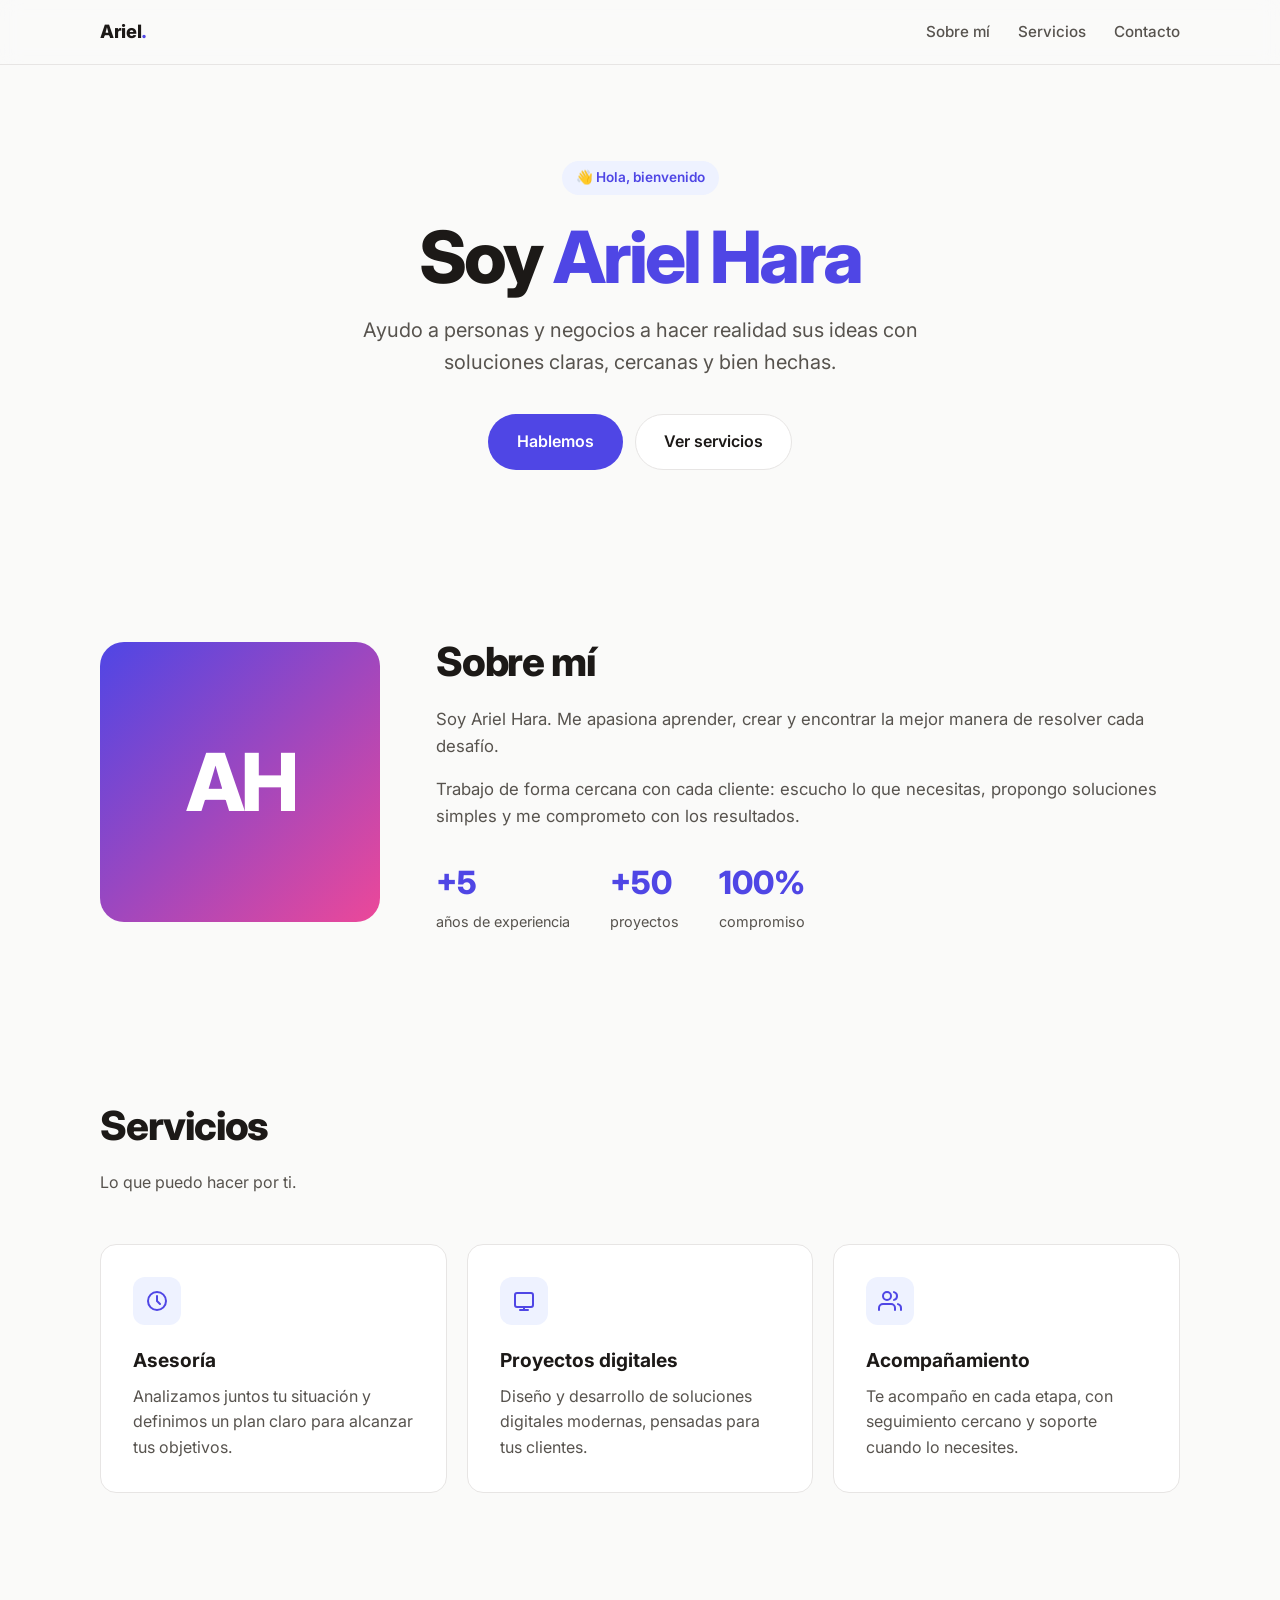
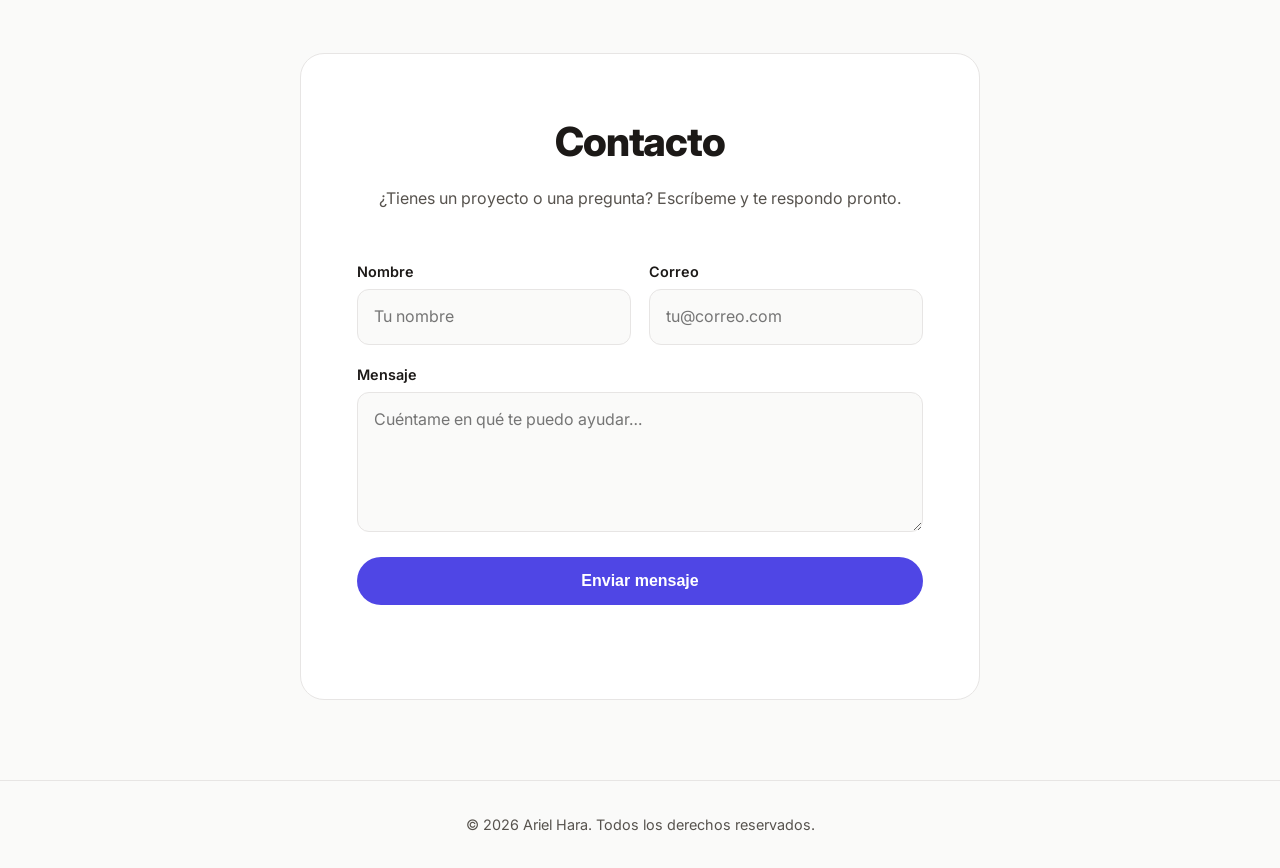
<file: index.html>
<!doctype html>
<html lang="es">
<head>
  <meta charset="utf-8">
  <meta name="viewport" content="width=device-width, initial-scale=1">
  <title>Ariel Hara</title>
  <meta name="description" content="Ariel Hara — presentación, servicios y contacto.">
  <link rel="preconnect" href="https://fonts.googleapis.com">
  <link rel="preconnect" href="https://fonts.gstatic.com" crossorigin>
  <link href="https://fonts.googleapis.com/css2?family=Inter:wght@400;500;600;700;800&display=swap" rel="stylesheet">
  <style>
    :root {
      --bg: #fafaf9;
      --surface: #ffffff;
      --text: #1c1917;
      --muted: #57534e;
      --border: #e7e5e4;
      --accent: #4f46e5;
      --accent-soft: #eef2ff;
      --radius: 16px;
    }
    @media (prefers-color-scheme: dark) {
      :root {
        --bg: #0c0a09;
        --surface: #1c1917;
        --text: #f5f5f4;
        --muted: #a8a29e;
        --border: #292524;
        --accent: #818cf8;
        --accent-soft: #1e1b4b;
      }
    }
    * { box-sizing: border-box; margin: 0; padding: 0; }
    html { scroll-behavior: smooth; }
    body {
      font-family: "Inter", system-ui, -apple-system, sans-serif;
      background: var(--bg);
      color: var(--text);
      line-height: 1.6;
    }
    a { color: inherit; text-decoration: none; }
    .container { width: min(1080px, 100% - 32px); margin-inline: auto; }

    /* Navegación */
    header {
      position: sticky; top: 0; z-index: 10;
      background: color-mix(in srgb, var(--bg) 85%, transparent);
      backdrop-filter: blur(10px);
      border-bottom: 1px solid var(--border);
    }
    nav { display: flex; align-items: center; justify-content: space-between; height: 64px; }
    .logo { font-weight: 800; font-size: 1.15rem; letter-spacing: -0.02em; }
    .logo span { color: var(--accent); }
    .nav-links { display: flex; gap: 28px; list-style: none; }
    .nav-links a { color: var(--muted); font-weight: 500; font-size: 0.95rem; transition: color .2s; }
    .nav-links a:hover { color: var(--text); }
    .menu-btn { display: none; background: none; border: 0; color: var(--text); cursor: pointer; padding: 8px; }

    @media (max-width: 680px) {
      .menu-btn { display: block; }
      .nav-links {
        display: none; position: absolute; top: 64px; left: 0; right: 0;
        flex-direction: column; gap: 0; background: var(--surface);
        border-bottom: 1px solid var(--border);
      }
      .nav-links.open { display: flex; }
      .nav-links a { display: block; padding: 16px; }
    }

    /* Portada */
    .hero { padding: 96px 0 80px; text-align: center; }
    .badge {
      display: inline-block; padding: 6px 14px; border-radius: 999px;
      background: var(--accent-soft); color: var(--accent);
      font-size: 0.85rem; font-weight: 600; margin-bottom: 24px;
    }
    .hero h1 {
      font-size: clamp(2.5rem, 7vw, 4.5rem); font-weight: 800;
      letter-spacing: -0.04em; line-height: 1.05; margin-bottom: 20px;
    }
    .hero h1 span { color: var(--accent); }
    .hero p { font-size: clamp(1.05rem, 2.5vw, 1.25rem); color: var(--muted); max-width: 580px; margin: 0 auto 36px; }
    .buttons { display: flex; gap: 12px; justify-content: center; flex-wrap: wrap; }
    .btn {
      display: inline-block; padding: 14px 28px; border-radius: 999px;
      font-weight: 600; font-size: 1rem; border: 1px solid transparent;
      cursor: pointer; transition: transform .15s, opacity .15s;
    }
    .btn:hover { transform: translateY(-2px); }
    .btn-primary { background: var(--accent); color: #fff; }
    .btn-secondary { border-color: var(--border); background: var(--surface); }

    /* Secciones */
    section { padding: 80px 0; }
    .section-title { font-size: clamp(1.8rem, 4vw, 2.5rem); font-weight: 800; letter-spacing: -0.03em; margin-bottom: 12px; }
    .section-sub { color: var(--muted); margin-bottom: 48px; max-width: 560px; }

    /* Sobre mí */
    .about { display: grid; grid-template-columns: 280px 1fr; gap: 56px; align-items: center; }
    .avatar {
      aspect-ratio: 1; border-radius: 24px;
      background: linear-gradient(135deg, var(--accent), #ec4899);
      display: grid; place-items: center;
      color: #fff; font-size: 5rem; font-weight: 800; letter-spacing: -0.05em;
    }
    .about p { color: var(--muted); margin-bottom: 16px; font-size: 1.05rem; }
    .stats { display: flex; gap: 40px; margin-top: 28px; flex-wrap: wrap; }
    .stat strong { display: block; font-size: 2rem; font-weight: 800; color: var(--accent); }
    .stat span { color: var(--muted); font-size: 0.9rem; }
    @media (max-width: 760px) {
      .about { grid-template-columns: 1fr; gap: 32px; text-align: center; }
      .avatar { width: 200px; margin-inline: auto; font-size: 4rem; }
      .stats { justify-content: center; }
    }

    /* Servicios */
    .services { display: grid; grid-template-columns: repeat(auto-fit, minmax(260px, 1fr)); gap: 20px; }
    .card {
      background: var(--surface); border: 1px solid var(--border);
      border-radius: var(--radius); padding: 32px;
      transition: transform .2s, border-color .2s;
    }
    .card:hover { transform: translateY(-4px); border-color: var(--accent); }
    .icon {
      width: 48px; height: 48px; border-radius: 12px;
      background: var(--accent-soft); color: var(--accent);
      display: grid; place-items: center; margin-bottom: 20px;
    }
    .card h3 { font-size: 1.2rem; margin-bottom: 8px; }
    .card p { color: var(--muted); }

    /* Contacto */
    .contact-box {
      background: var(--surface); border: 1px solid var(--border);
      border-radius: 24px; padding: clamp(24px, 5vw, 56px);
      max-width: 680px; margin-inline: auto;
    }
    .contact-box .section-title, .contact-box .section-sub { text-align: center; margin-inline: auto; }
    form { display: grid; gap: 18px; }
    .row { display: grid; grid-template-columns: 1fr 1fr; gap: 18px; }
    @media (max-width: 560px) { .row { grid-template-columns: 1fr; } }
    label { display: block; font-weight: 600; font-size: 0.9rem; margin-bottom: 6px; }
    input, textarea {
      width: 100%; padding: 14px 16px; font: inherit; color: var(--text);
      background: var(--bg); border: 1px solid var(--border); border-radius: 12px;
      transition: border-color .2s, box-shadow .2s;
    }
    input:focus, textarea:focus {
      outline: none; border-color: var(--accent);
      box-shadow: 0 0 0 3px var(--accent-soft);
    }
    textarea { min-height: 140px; resize: vertical; }
    form .btn { width: 100%; }
    .form-note { text-align: center; color: var(--muted); font-size: 0.9rem; min-height: 1.4em; }

    footer { border-top: 1px solid var(--border); padding: 32px 0; text-align: center; color: var(--muted); font-size: 0.9rem; }
  </style>
</head>
<body>

  <header>
    <nav class="container">
      <a href="#inicio" class="logo">Ariel<span>.</span></a>
      <button class="menu-btn" aria-label="Abrir menú" aria-expanded="false">
        <svg width="24" height="24" viewBox="0 0 24 24" fill="none" stroke="currentColor" stroke-width="2" stroke-linecap="round"><path d="M4 7h16M4 12h16M4 17h16"/></svg>
      </button>
      <ul class="nav-links">
        <li><a href="#sobre-mi">Sobre mí</a></li>
        <li><a href="#servicios">Servicios</a></li>
        <li><a href="#contacto">Contacto</a></li>
      </ul>
    </nav>
  </header>

  <main>
    <section class="hero" id="inicio">
      <div class="container">
        <div class="badge">👋 Hola, bienvenido</div>
        <h1>Soy <span>Ariel Hara</span></h1>
        <p>Ayudo a personas y negocios a hacer realidad sus ideas con soluciones claras, cercanas y bien hechas.</p>
        <div class="buttons">
          <a href="#contacto" class="btn btn-primary">Hablemos</a>
          <a href="#servicios" class="btn btn-secondary">Ver servicios</a>
        </div>
      </div>
    </section>

    <section id="sobre-mi">
      <div class="container about">
        <div class="avatar" aria-hidden="true">AH</div>
        <div>
          <h2 class="section-title">Sobre mí</h2>
          <p>Soy Ariel Hara. Me apasiona aprender, crear y encontrar la mejor manera de resolver cada desafío.</p>
          <p>Trabajo de forma cercana con cada cliente: escucho lo que necesitas, propongo soluciones simples y me comprometo con los resultados.</p>
          <div class="stats">
            <div class="stat"><strong>+5</strong><span>años de experiencia</span></div>
            <div class="stat"><strong>+50</strong><span>proyectos</span></div>
            <div class="stat"><strong>100%</strong><span>compromiso</span></div>
          </div>
        </div>
      </div>
    </section>

    <section id="servicios">
      <div class="container">
        <h2 class="section-title">Servicios</h2>
        <p class="section-sub">Lo que puedo hacer por ti.</p>
        <div class="services">
          <article class="card">
            <div class="icon"><svg width="24" height="24" viewBox="0 0 24 24" fill="none" stroke="currentColor" stroke-width="2" stroke-linecap="round" stroke-linejoin="round"><circle cx="12" cy="12" r="9"/><path d="M12 7v5l3 3"/></svg></div>
            <h3>Asesoría</h3>
            <p>Analizamos juntos tu situación y definimos un plan claro para alcanzar tus objetivos.</p>
          </article>
          <article class="card">
            <div class="icon"><svg width="24" height="24" viewBox="0 0 24 24" fill="none" stroke="currentColor" stroke-width="2" stroke-linecap="round" stroke-linejoin="round"><rect x="3" y="4" width="18" height="14" rx="2"/><path d="M8 21h8M12 18v3"/></svg></div>
            <h3>Proyectos digitales</h3>
            <p>Diseño y desarrollo de soluciones digitales modernas, pensadas para tus clientes.</p>
          </article>
          <article class="card">
            <div class="icon"><svg width="24" height="24" viewBox="0 0 24 24" fill="none" stroke="currentColor" stroke-width="2" stroke-linecap="round" stroke-linejoin="round"><path d="M17 21v-2a4 4 0 0 0-4-4H5a4 4 0 0 0-4 4v2"/><circle cx="9" cy="7" r="4"/><path d="M23 21v-2a4 4 0 0 0-3-3.87M16 3.13a4 4 0 0 1 0 7.75"/></svg></div>
            <h3>Acompañamiento</h3>
            <p>Te acompaño en cada etapa, con seguimiento cercano y soporte cuando lo necesites.</p>
          </article>
        </div>
      </div>
    </section>

    <section id="contacto">
      <div class="container">
        <div class="contact-box">
          <h2 class="section-title">Contacto</h2>
          <p class="section-sub">¿Tienes un proyecto o una pregunta? Escríbeme y te respondo pronto.</p>
          <form id="contact-form">
            <div class="row">
              <div>
                <label for="nombre">Nombre</label>
                <input id="nombre" name="nombre" type="text" placeholder="Tu nombre" required>
              </div>
              <div>
                <label for="email">Correo</label>
                <input id="email" name="email" type="email" placeholder="tu@correo.com" required>
              </div>
            </div>
            <div>
              <label for="mensaje">Mensaje</label>
              <textarea id="mensaje" name="mensaje" placeholder="Cuéntame en qué te puedo ayudar…" required></textarea>
            </div>
            <button type="submit" class="btn btn-primary">Enviar mensaje</button>
            <p class="form-note" id="form-note" role="status"></p>
          </form>
        </div>
      </div>
    </section>
  </main>

  <footer>
    <div class="container">© <span id="year"></span> Ariel Hara. Todos los derechos reservados.</div>
  </footer>

  <script>
    // Correo donde llegan los mensajes del formulario
    const CONTACT_EMAIL = "ariel.hara@gmail.com";

    const menuBtn = document.querySelector(".menu-btn");
    const navLinks = document.querySelector(".nav-links");
    menuBtn.addEventListener("click", () => {
      const open = navLinks.classList.toggle("open");
      menuBtn.setAttribute("aria-expanded", open);
    });
    navLinks.querySelectorAll("a").forEach(a =>
      a.addEventListener("click", () => {
        navLinks.classList.remove("open");
        menuBtn.setAttribute("aria-expanded", false);
      })
    );

    // Abre el programa de correo del visitante con el mensaje ya escrito
    document.getElementById("contact-form").addEventListener("submit", e => {
      e.preventDefault();
      const f = e.target;
      const subject = `Contacto web de ${f.nombre.value}`;
      const body = `${f.mensaje.value}\n\n— ${f.nombre.value} (${f.email.value})`;
      window.location.href = `mailto:${CONTACT_EMAIL}?subject=${encodeURIComponent(subject)}&body=${encodeURIComponent(body)}`;
      document.getElementById("form-note").textContent = "¡Gracias! Se abrirá tu correo para enviar el mensaje.";
      f.reset();
    });

    document.getElementById("year").textContent = new Date().getFullYear();
  </script>
</body>
</html>
</file>
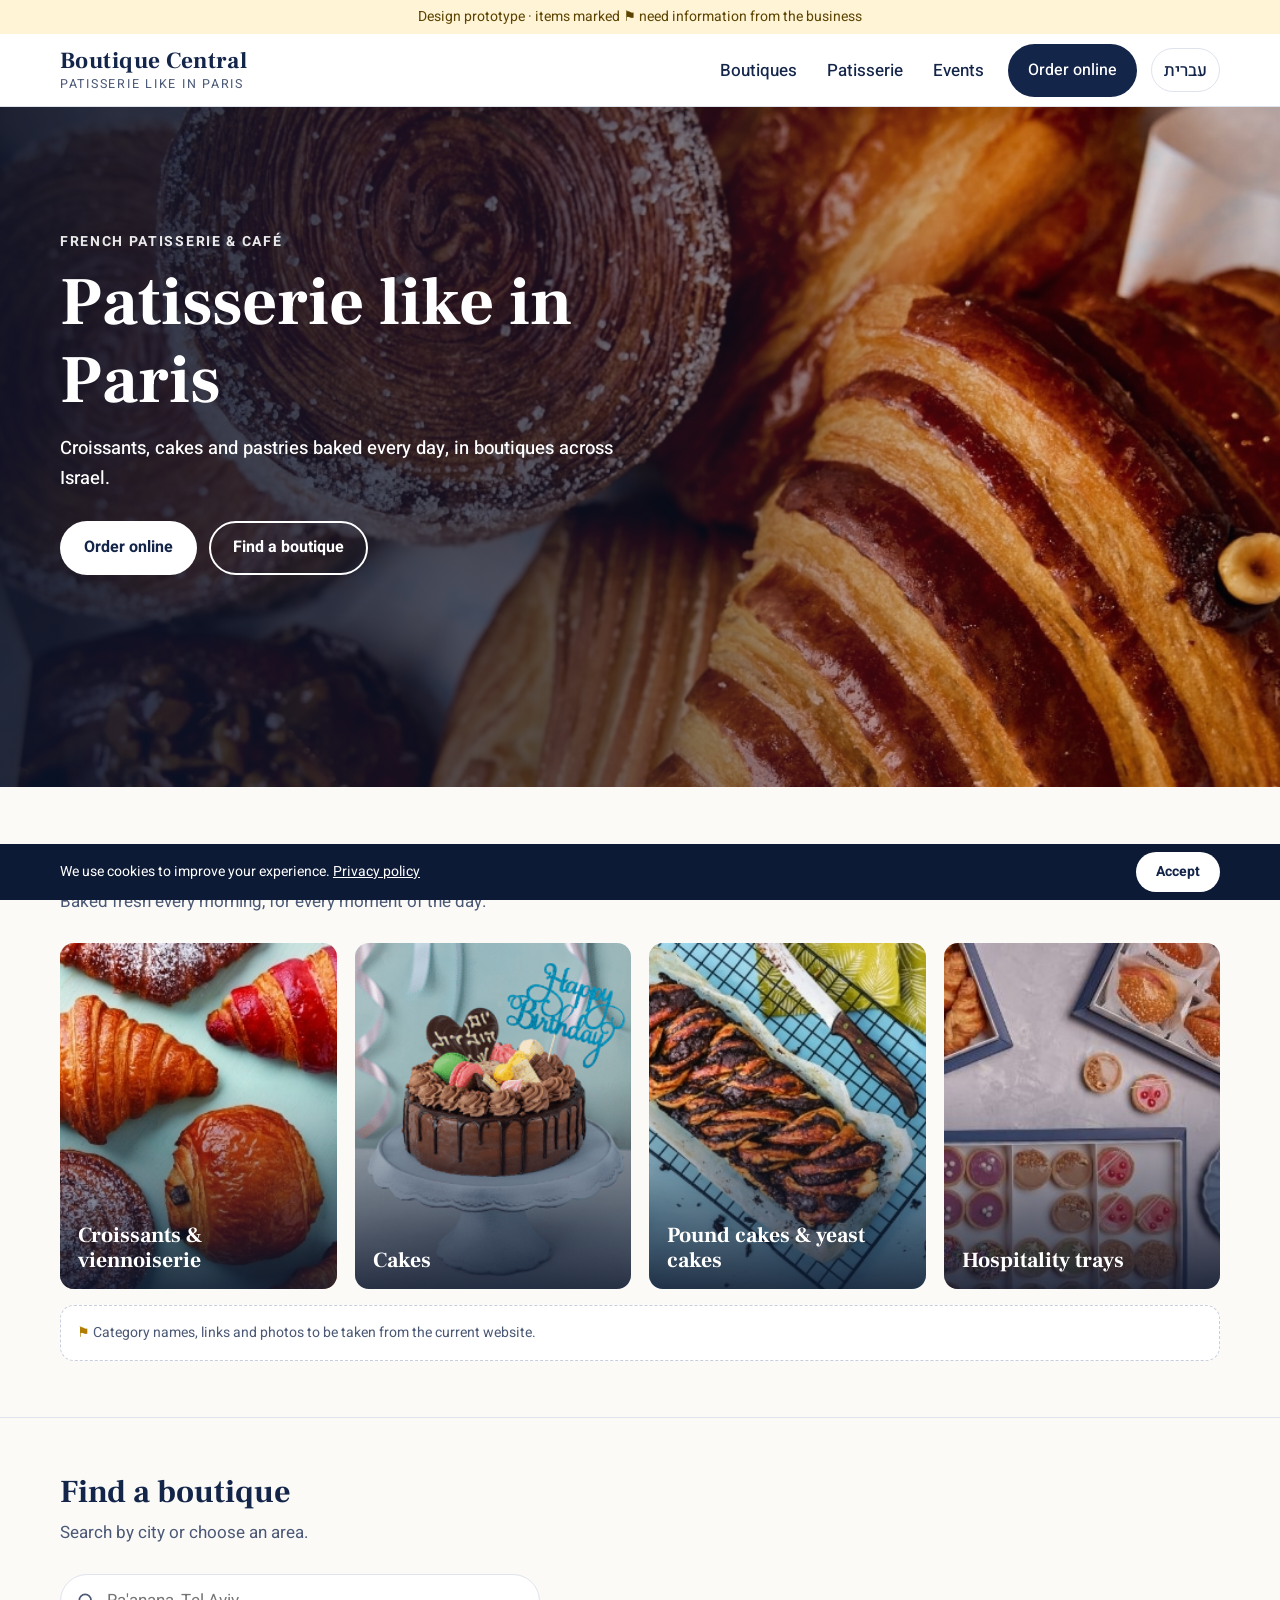
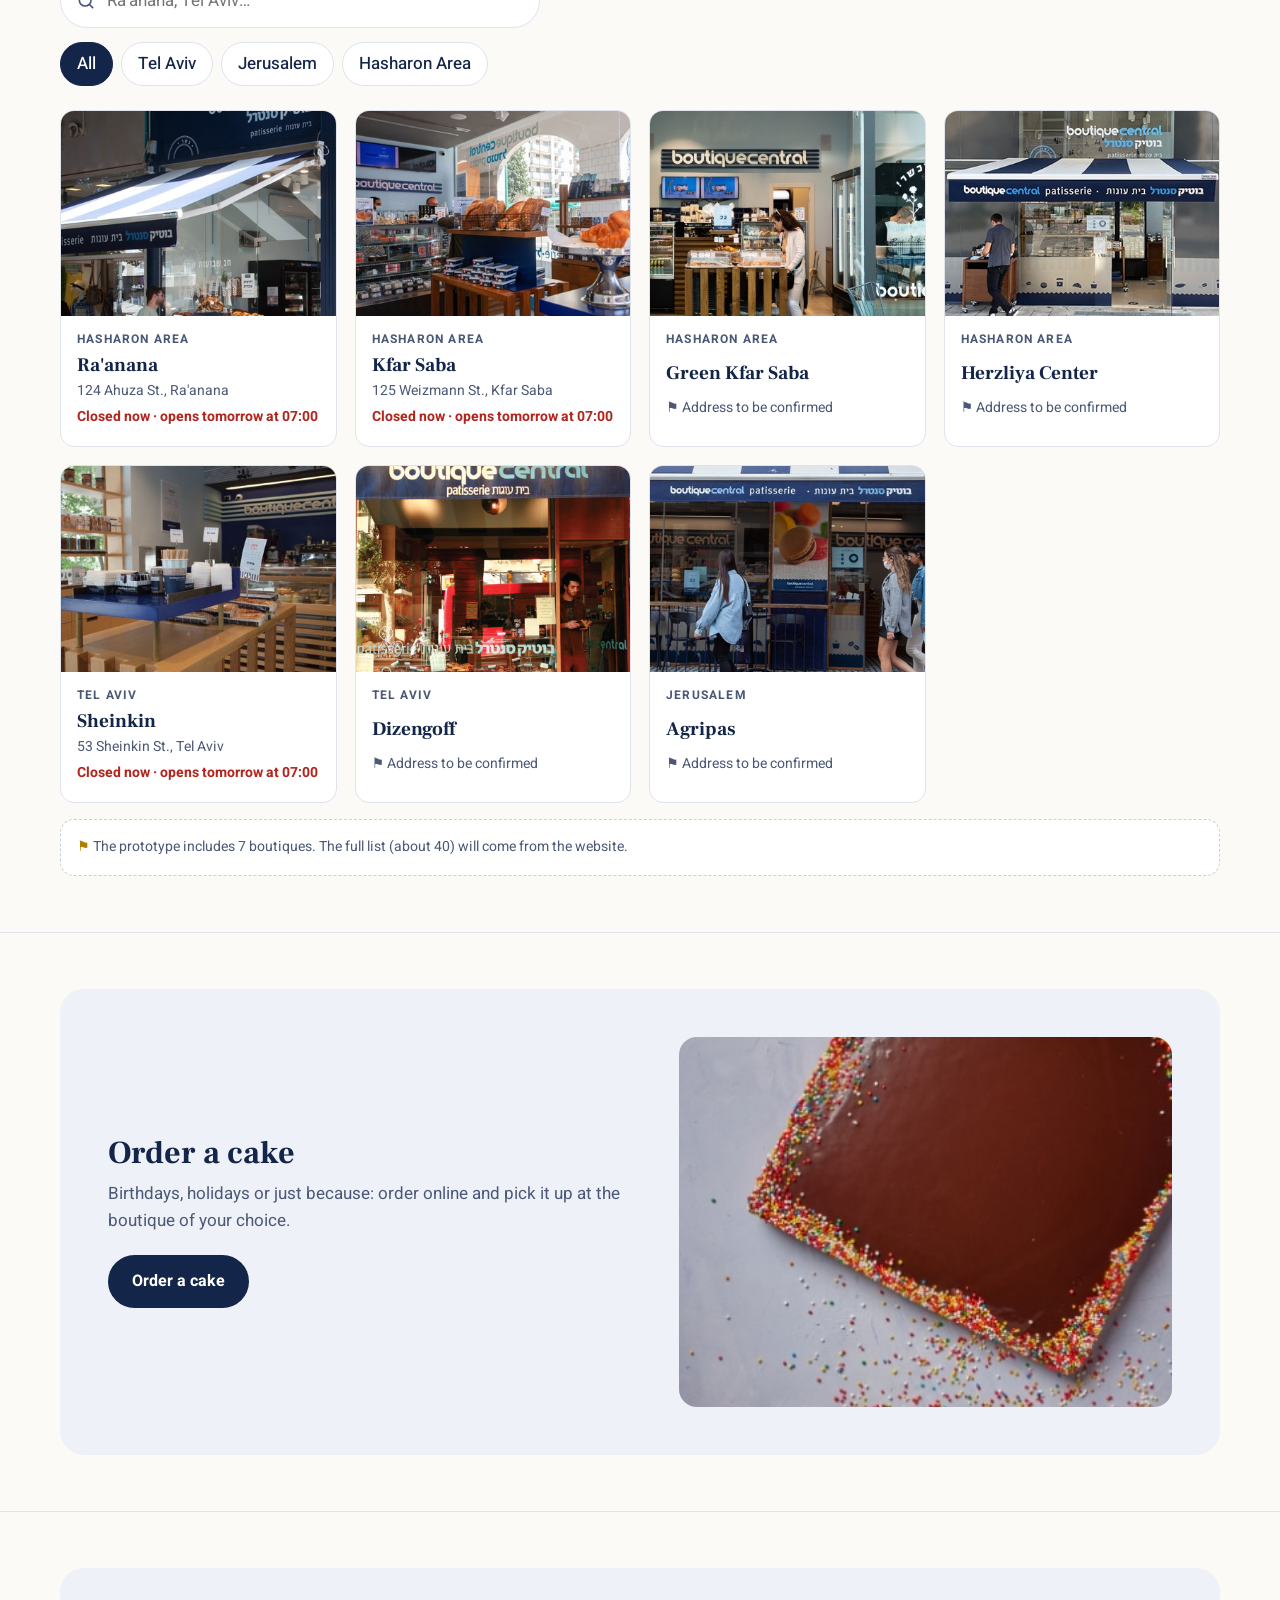
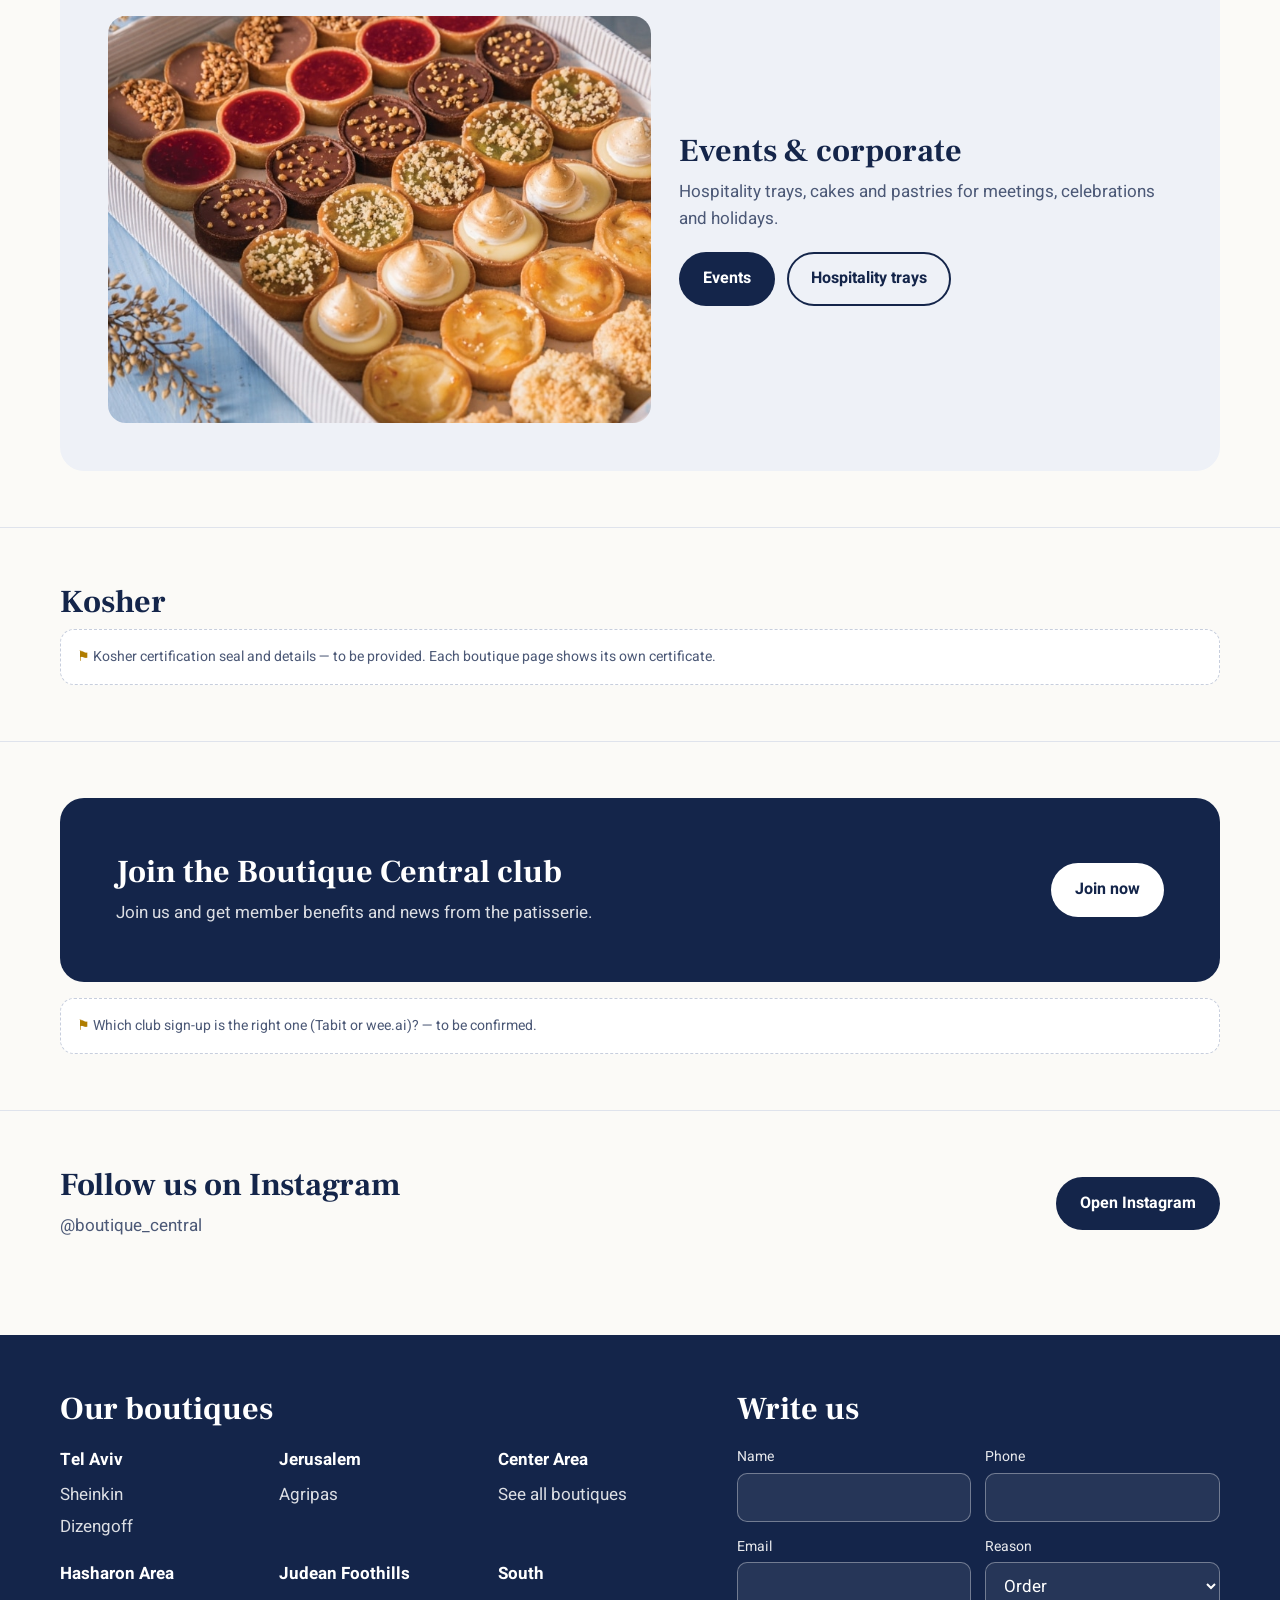
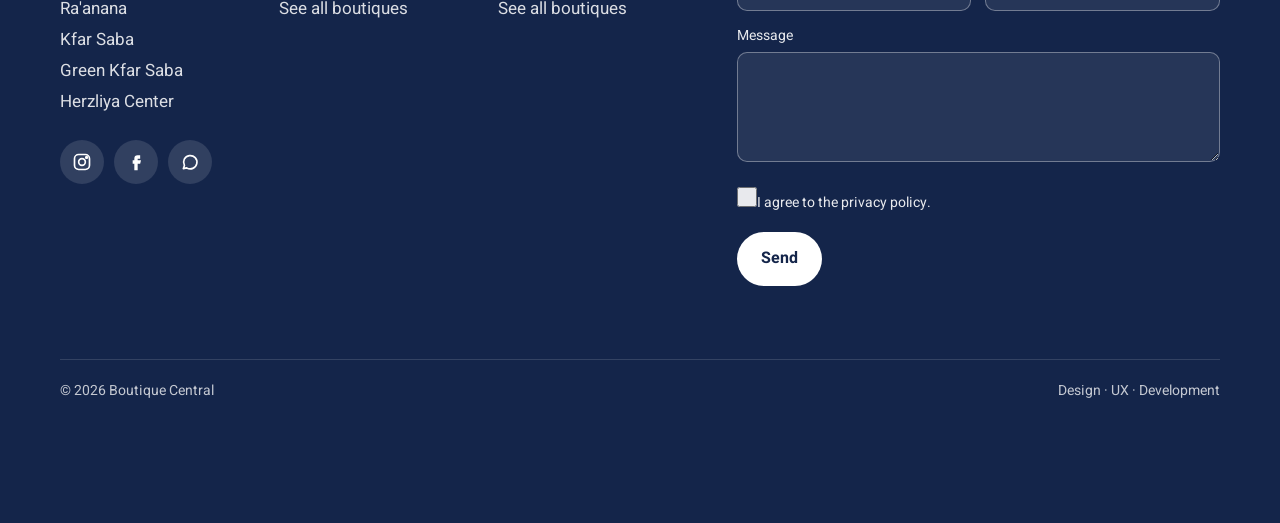
<file: boutique-central/index.html>
<!doctype html>
<html lang="en" dir="ltr">
<head>
  <meta charset="utf-8">
  <meta name="viewport" content="width=device-width, initial-scale=1">
  <title>Boutique Central – Patisserie like in Paris</title>
  <meta name="description" content="Boutique Central: French patisserie and café with boutiques across Israel. Croissants, cakes, pastries and hospitality trays. Order online or find a boutique near you.">
  <meta property="og:type" content="website">
  <meta property="og:title" content="Boutique Central – Patisserie like in Paris">
  <link rel="alternate" hreflang="he" href="https://www.boutiquecentral.co.il/">
  <link rel="alternate" hreflang="en" href="https://www.boutiquecentral.co.il/en/">
  <link rel="preconnect" href="https://fonts.googleapis.com">
  <link rel="preconnect" href="https://fonts.gstatic.com" crossorigin>
  <link href="https://fonts.googleapis.com/css2?family=Frank+Ruhl+Libre:wght@500;700&family=Heebo:wght@400;500;700&display=swap" rel="stylesheet">
  <link rel="stylesheet" href="styles.css">
  <script type="application/ld+json">
  {
    "@context": "https://schema.org",
    "@type": "Organization",
    "name": "Boutique Central",
    "url": "https://www.boutiquecentral.co.il/",
    "telephone": "+972-1-700-700-061",
    "sameAs": ["https://www.instagram.com/boutique_central/"]
  }
  </script>
</head>
<body>
  <a class="skip" href="#main" data-i18n="skip">Skip to content</a>
  <div class="proto" data-i18n="proto">Design prototype · items marked ⚑ need information from the business</div>

  <header class="site">
    <div class="container bar">
      <a class="logo" href="index.html" aria-current="page">
        <b>Boutique Central</b>
        <small data-i18n="tagline">Patisserie like in Paris</small>
      </a>
      <button class="burger" aria-expanded="false" aria-controls="menu" data-i18n-aria="menu">
        <svg width="24" height="24" viewBox="0 0 24 24" fill="none" stroke="currentColor" stroke-width="2" stroke-linecap="round"><path d="M4 7h16M4 12h16M4 17h16"/></svg>
      </button>
      <ul class="menu" id="menu">
        <li><a href="#find" data-i18n="nav_boutiques">Boutiques</a></li>
        <li><a href="#patisserie" data-i18n="nav_patisserie">Patisserie</a></li>
        <li><a href="#events" data-i18n="nav_events">Events</a></li>
        <li><a class="btn btn-solid" data-link="order" href="#" target="_blank" rel="noopener" data-i18n="nav_order">Order online</a></li>
        <li><button class="lang" type="button" id="lang" lang="he">עברית</button></li>
      </ul>
    </div>
  </header>

  <main id="main">
    <!-- Portada -->
    <div class="hero home-hero">
      <div class="slides"><div class="slide active"><img class="ph" src="img/hero-pastries.jpg" alt=""></div></div>
      <div class="container hero-content">
        <span class="eyebrow" data-i18n="h_eyebrow">French patisserie &amp; café</span>
        <h1 data-i18n="h_title">Patisserie like in Paris</h1>
        <p data-i18n="h_text">Croissants, cakes and pastries baked every day, in boutiques across Israel.</p>
        <div class="actions">
          <a class="btn btn-white" data-link="order" href="#" target="_blank" rel="noopener" data-i18n="nav_order">Order online</a>
          <a class="btn btn-outline" href="#find" data-i18n="h_find">Find a boutique</a>
        </div>
      </div>
    </div>

    <!-- Categorías -->
    <section id="patisserie">
      <div class="container">
        <h2 data-i18n="cat_h">Our patisserie</h2>
        <p class="lead" data-i18n="cat_sub">Baked fresh every morning, for every moment of the day.</p>
        <div class="cards">
          <a class="cat" href="#"><img class="ph" src="img/products/cat-morning-pastries.jpg" alt="" loading="lazy"><div class="label"><h3 data-i18n="c1">Croissants &amp; viennoiserie</h3></div></a>
          <a class="cat" href="#"><img class="ph" src="img/products/cat-boutique-cakes.png" alt="" loading="lazy"><div class="label"><h3 data-i18n="c2">Cakes</h3></div></a>
          <a class="cat" href="#"><img class="ph" src="img/products/cat-yeast-cakes.jpg" alt="" loading="lazy"><div class="label"><h3 data-i18n="c3">Pound cakes &amp; yeast cakes</h3></div></a>
          <a class="cat" href="#events"><img class="ph" src="img/products/cat-hospitality-trays.jpg" alt="" loading="lazy"><div class="label"><h3 data-i18n="c4">Hospitality trays</h3></div></a>
        </div>
        <p class="pending" style="margin-top:16px" data-i18n="cat_pending">Category names, links and photos to be taken from the current website.</p>
      </div>
    </section>

    <!-- Buscador de sucursales -->
    <section id="find">
      <div class="container">
        <h2 data-i18n="find_h">Find a boutique</h2>
        <p class="lead" data-i18n="find_sub">Search by city or choose an area.</p>
        <div class="finder">
          <div class="search">
            <svg viewBox="0 0 24 24" fill="none" stroke="currentColor" stroke-width="2" stroke-linecap="round"><circle cx="11" cy="11" r="7"/><path d="M20 20l-3.5-3.5"/></svg>
            <label class="sr-only" for="q" data-i18n="search_label">Search boutiques</label>
            <input id="q" type="search" autocomplete="off" data-i18n-ph="search_ph" placeholder="Ra'anana, Tel Aviv…">
          </div>
          <div class="chips" id="chips" role="group" data-i18n-aria="find_h"></div>
        </div>
        <div class="cards" id="results" aria-live="polite"></div>
        <p class="empty" id="empty" hidden data-i18n="no_results">No boutiques match your search.</p>
        <p class="pending" style="margin-top:16px" data-i18n="find_pending">The prototype includes 7 boutiques. The full list (about 40) will come from the website.</p>
      </div>
    </section>

    <!-- Encargar pastel -->
    <section id="cake">
      <div class="container">
        <div class="panel split">
          <div>
            <h2 data-i18n="cake_h">Order a cake</h2>
            <p class="lead" style="margin-bottom:0" data-i18n="cake_home">Birthdays, holidays or just because: order online and pick it up at the boutique of your choice.</p>
            <div class="actions">
              <a class="btn btn-solid" data-link="order" href="#" target="_blank" rel="noopener" data-i18n="cake_btn">Order a cake</a>
            </div>
          </div>
          <img class="ph" src="img/products/birthday-cake.jpg" alt="" loading="lazy">
        </div>
      </div>
    </section>

    <!-- Eventos -->
    <section id="events">
      <div class="container">
        <div class="panel split">
          <img class="ph" src="img/products/hospitality-tray.jpg" alt="" loading="lazy">
          <div>
            <h2 data-i18n="events_h">Events &amp; corporate</h2>
            <p class="lead" style="margin-bottom:0" data-i18n="events_home">Hospitality trays, cakes and pastries for meetings, celebrations and holidays.</p>
            <div class="actions">
              <a class="btn btn-solid" data-link="events" href="#" data-i18n="events_btn">Events</a>
              <a class="btn btn-outline" href="#patisserie" data-i18n="trays_btn">Hospitality trays</a>
            </div>
          </div>
        </div>
      </div>
    </section>

    <!-- Kosher -->
    <section>
      <div class="container">
        <h2 data-i18n="kosher_h">Kosher</h2>
        <p class="pending" data-i18n="kosher_pending">Kosher certification seal and details — to be provided. Each boutique page shows its own certificate.</p>
      </div>
    </section>

    <!-- Club -->
    <section>
      <div class="container">
        <div class="club-band">
          <div>
            <h2 data-i18n="club_h">Join the Boutique Central club</h2>
            <p data-i18n="club_p">Join us and get member benefits and news from the patisserie.</p>
          </div>
          <a class="btn btn-white" data-link="club" href="#" target="_blank" rel="noopener" data-i18n="club_btn">Join now</a>
        </div>
        <p class="pending" style="margin-top:16px" data-i18n="club_pending">Which club sign-up is the right one (Tabit or wee.ai)? — to be confirmed.</p>
      </div>
    </section>

    <!-- Instagram -->
    <section>
      <div class="container insta">
        <div>
          <h2 data-i18n="insta_h">Follow us on Instagram</h2>
          <p class="lead" style="margin:0">@boutique_central</p>
        </div>
        <a class="btn btn-solid" data-link="instagram" href="#" target="_blank" rel="noopener" data-i18n="insta_btn">Open Instagram</a>
      </div>
    </section>
  </main>

  <footer class="site">
    <div class="container">
      <div class="foot-grid">
        <div>
          <h2 data-i18n="all_h">Our boutiques</h2>
          <div class="zones" id="zones"></div>
          <div class="social">
            <a data-link="instagram" href="#" target="_blank" rel="noopener" aria-label="Instagram"><svg viewBox="0 0 24 24" fill="none" stroke="currentColor" stroke-width="2"><rect x="3" y="3" width="18" height="18" rx="5"/><circle cx="12" cy="12" r="4"/><circle cx="17.5" cy="6.5" r="1" fill="currentColor"/></svg></a>
            <a href="#" aria-label="Facebook"><svg viewBox="0 0 24 24" fill="currentColor"><path d="M14 8h3V4h-3a4 4 0 0 0-4 4v2H8v4h2v8h4v-8h3l1-4h-4V8z"/></svg></a>
            <a data-link="whatsapp" href="#" target="_blank" rel="noopener" aria-label="WhatsApp"><svg viewBox="0 0 24 24" fill="none" stroke="currentColor" stroke-width="2" stroke-linejoin="round"><path d="M4 20l1.3-3.9A8 8 0 1 1 8 19z"/></svg></a>
          </div>
        </div>

        <div>
          <h2 data-i18n="write_h">Write us</h2>
          <form class="contact" id="contact" novalidate>
            <div class="row2">
              <div><label for="f-name" data-i18n="f_name">Name</label><input id="f-name" name="fname" required autocomplete="name"></div>
              <div><label for="f-phone" data-i18n="f_phone">Phone</label><input id="f-phone" name="fphnumber" type="tel" autocomplete="tel" dir="ltr"></div>
            </div>
            <div class="row2">
              <div><label for="f-email" data-i18n="f_email">Email</label><input id="f-email" name="femail" type="email" required autocomplete="email" dir="ltr"></div>
              <div>
                <label for="f-reason" data-i18n="f_reason">Reason</label>
                <select id="f-reason" name="fsubject">
                  <option data-i18n="r1">Order</option>
                  <option data-i18n="r2">Cake order</option>
                  <option data-i18n="r3">Events &amp; catering</option>
                  <option data-i18n="r4">Feedback</option>
                  <option data-i18n="r5">Other</option>
                </select>
              </div>
            </div>
            <div><label for="f-msg" data-i18n="f_msg">Message</label><textarea id="f-msg" name="fmsgarea" required></textarea></div>
            <label class="check"><input type="checkbox" name="chk[]" required><span data-i18n="f_consent">I agree to the privacy policy.</span></label>
            <div><button class="btn btn-white" type="submit" data-i18n="f_send">Send</button></div>
            <p class="form-msg" id="form-msg" role="status"></p>
          </form>
        </div>
      </div>
      <div class="legal">
        <span>© <span id="year"></span> Boutique Central</span>
        <span data-i18n="credits">Design · UX · Development</span>
      </div>
    </div>
  </footer>

  <!-- Barra de cookies -->
  <div class="cookie" id="cookie" role="region" data-i18n-aria="cookie_label">
    <div class="container">
      <span><span data-i18n="cookie_text">We use cookies to improve your experience.</span> <a href="#" data-i18n="privacy">Privacy policy</a></span>
      <button class="btn btn-white" type="button" id="cookie-ok" data-i18n="accept">Accept</button>
    </div>
  </div>

  <!-- Ventana del club -->
  <div class="modal" id="club" aria-hidden="true">
    <div class="dialog" role="dialog" aria-modal="true" aria-labelledby="club-title">
      <button class="close" type="button" id="club-close" data-i18n-aria="close">×</button>
      <img class="ph" src="img/hero-coffee.jpg" alt="" loading="lazy">
      <div class="inner">
        <p class="title" id="club-title" data-i18n="club_h">Join the Boutique Central club</p>
        <p data-i18n="club_p">Join us and get member benefits and news from the patisserie.</p>
        <a class="btn btn-solid" data-link="club" href="#" target="_blank" rel="noopener" data-i18n="club_btn">Join now</a>
      </div>
    </div>
  </div>

  <script src="data.js"></script>
  <script src="common.js"></script>
  <script>
    BC.addHe({
      h_eyebrow: "פטיסרי ובית קפה צרפתי",
      h_title: "פטיסרי כמו בפריז",
      h_text: "קרואסונים, עוגות ומאפים שנאפים כל יום, בבוטיקים ברחבי הארץ.",
      h_find: "מצאו סניף",
      cat_h: "הפטיסרי שלנו", cat_sub: "נאפה טרי כל בוקר, לכל רגע ביום.",
      c1: "קרואסונים ומאפי בוקר", c2: "עוגות", c3: "עוגות בחושות ועוגות שמרים", c4: "מגשי אירוח",
      cat_pending: "שמות הקטגוריות, הקישורים והתמונות יילקחו מהאתר הנוכחי.",
      find_h: "מצאו בוטיק", find_sub: "חפשו לפי עיר או בחרו אזור.",
      search_label: "חיפוש סניפים", search_ph: "רעננה, תל אביב…",
      all_zones: "הכל", no_results: "לא נמצאו סניפים מתאימים.",
      find_pending: "באב־הטיפוס יש 7 סניפים. הרשימה המלאה (כ־40) תילקח מהאתר.",
      cake_h: "הזמנת עוגה", cake_home: "ימי הולדת, חגים או סתם כי בא לכם: הזמינו אונליין ואספו מהבוטיק שתבחרו.", cake_btn: "להזמנת עוגה",
      events_h: "אירועים ועסקים", events_home: "מגשי אירוח, עוגות ומאפים לישיבות, חגיגות וחגים.",
      events_btn: "אירועים", trays_btn: "מגשי אירוח",
      kosher_h: "כשרות", kosher_pending: "חותמת ופרטי תעודת הכשרות — יש לספק. כל עמוד סניף מציג את התעודה שלו.",
      club_pending: "איזו הרשמה למועדון היא הנכונה (Tabit או wee.ai)? — לאישור.",
      view_branch: "לעמוד הסניף"
    });
    BC.addEn({ all_zones: "All", view_branch: "View boutique" });

    // ---- Buscador de sucursales ----
    const params = new URLSearchParams(location.search);
    let zoneFilter = BC_ZONES.some(z => z.id === params.get("zone")) ? params.get("zone") : "all";
    const q = document.getElementById("q"), chips = document.getElementById("chips");
    const norm = s => s.toLowerCase().normalize("NFD").replace(/[̀-ͯ'’]/g, "");

    function renderChips() {
      chips.innerHTML = "";
      [{ id: "all" }, ...BC_ZONES.filter(z => BC_BRANCHES.some(b => b.zone === z.id))].forEach(z => {
        const b = document.createElement("button");
        b.type = "button"; b.className = "chip";
        b.textContent = z.id === "all" ? BC.t("all_zones") : BC.loc(z);
        b.setAttribute("aria-pressed", z.id === zoneFilter);
        b.addEventListener("click", () => { zoneFilter = z.id; renderChips(); renderResults(); });
        chips.appendChild(b);
      });
    }

    function renderResults() {
      const box = document.getElementById("results"), term = norm(q.value.trim());
      const list = BC_BRANCHES.filter(b => {
        if (zoneFilter !== "all" && b.zone !== zoneFilter) return false;
        if (!term) return true;
        const zone = BC_ZONES.find(z => z.id === b.zone);
        const hay = [b.name.en, b.name.he, zone.en, zone.he, b.address?.en, b.address?.he].filter(Boolean).map(norm).join(" ");
        return hay.includes(term);
      });
      box.innerHTML = "";
      document.getElementById("empty").hidden = list.length > 0;
      list.forEach((b, i) => {
        const zone = BC_ZONES.find(z => z.id === b.zone);
        const st = BC.hoursStatus(b.hours);
        const a = document.createElement("a");
        a.className = "card branch-card"; a.href = BC.branchUrl(b.slug);
        a.innerHTML = `<img class="ph" src="${BC.branchImg(b.slug, "card")}" alt="" loading="lazy"><div class="body"><span class="zone-tag"></span><h3></h3><p class="addr"></p>${st ? '<span class="mini-status"></span>' : ""}</div>`;
        a.querySelector(".zone-tag").textContent = BC.loc(zone);
        a.querySelector("h3").textContent = BC.loc(b.name);
        a.querySelector(".addr").textContent = BC.loc(b.address) || BC.t("addr_missing");
        if (st) { const s = a.querySelector(".mini-status"); s.classList.add(st.cls); s.textContent = st.text; }
        box.appendChild(a);
      });
    }

    q.addEventListener("input", renderResults);
    BC.onLang(() => { renderChips(); renderResults(); });

    BC.init();
  </script>
</body>
</html>
</file>
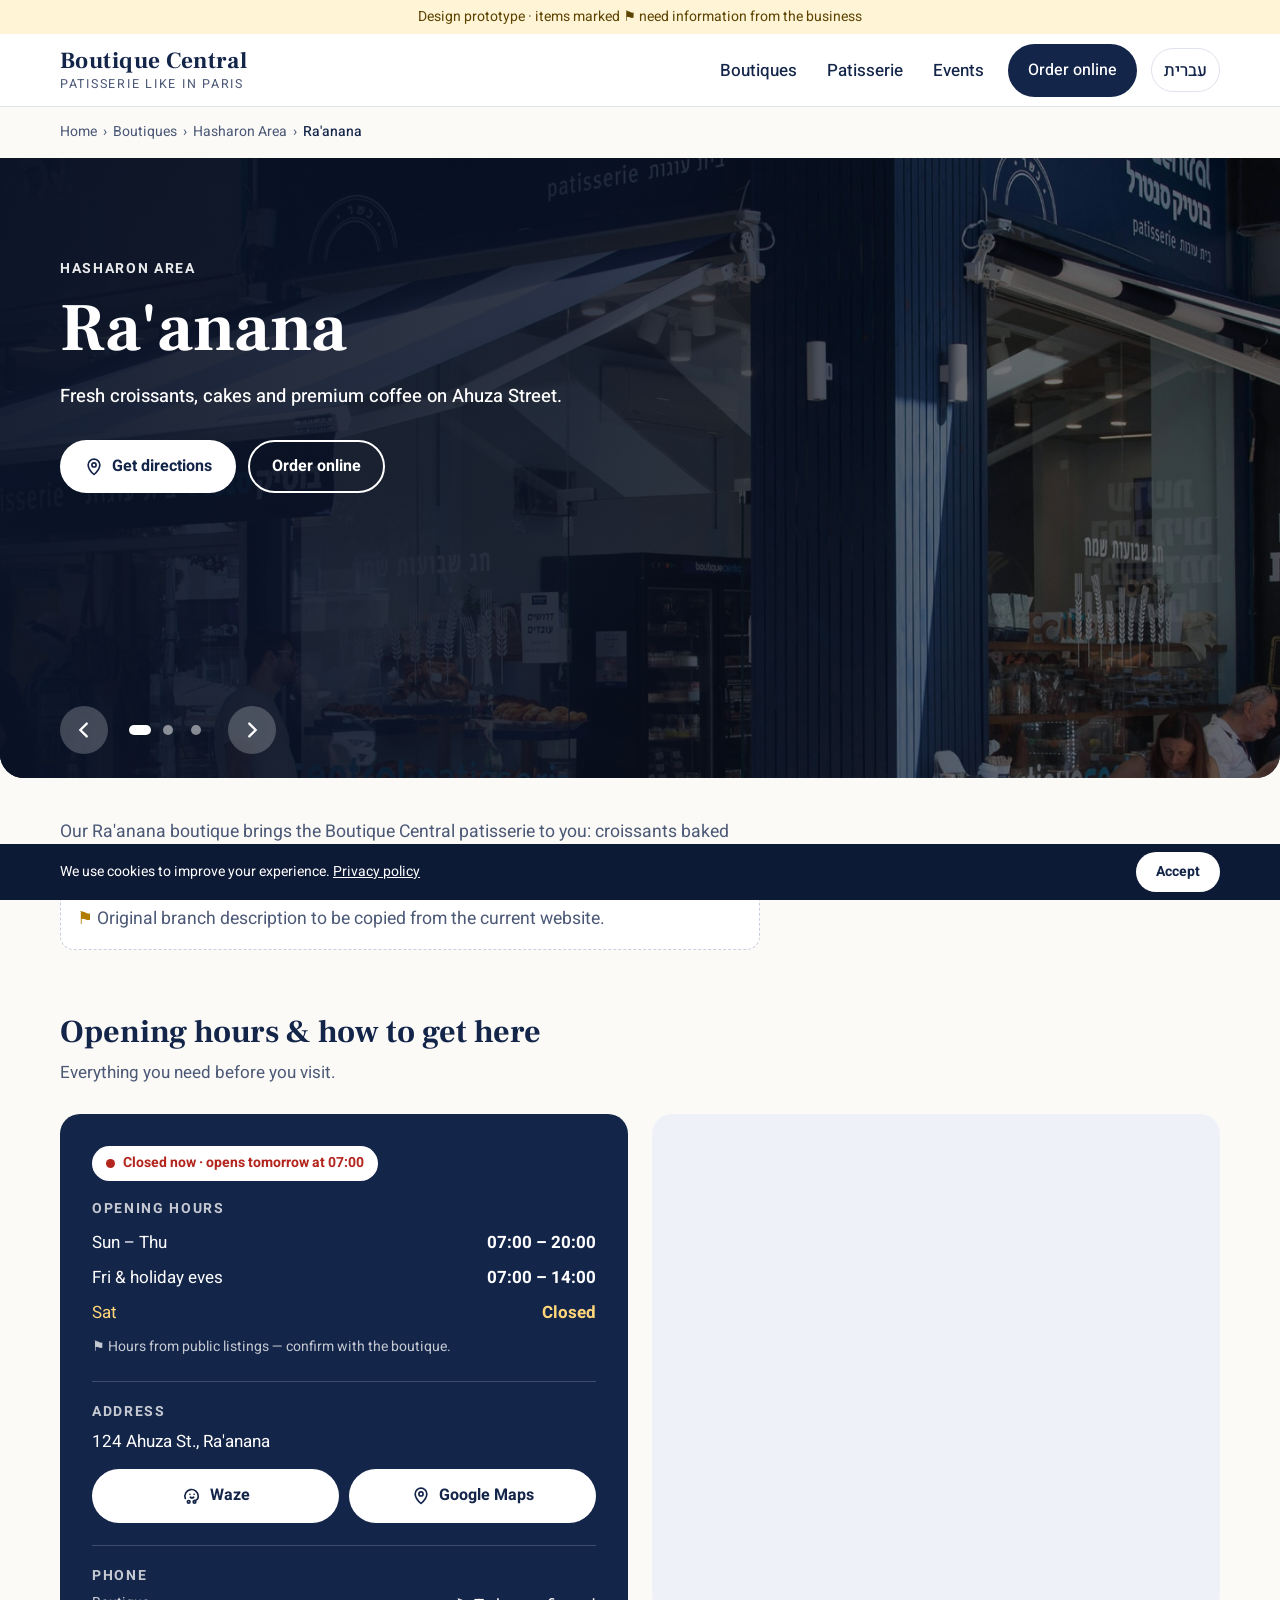
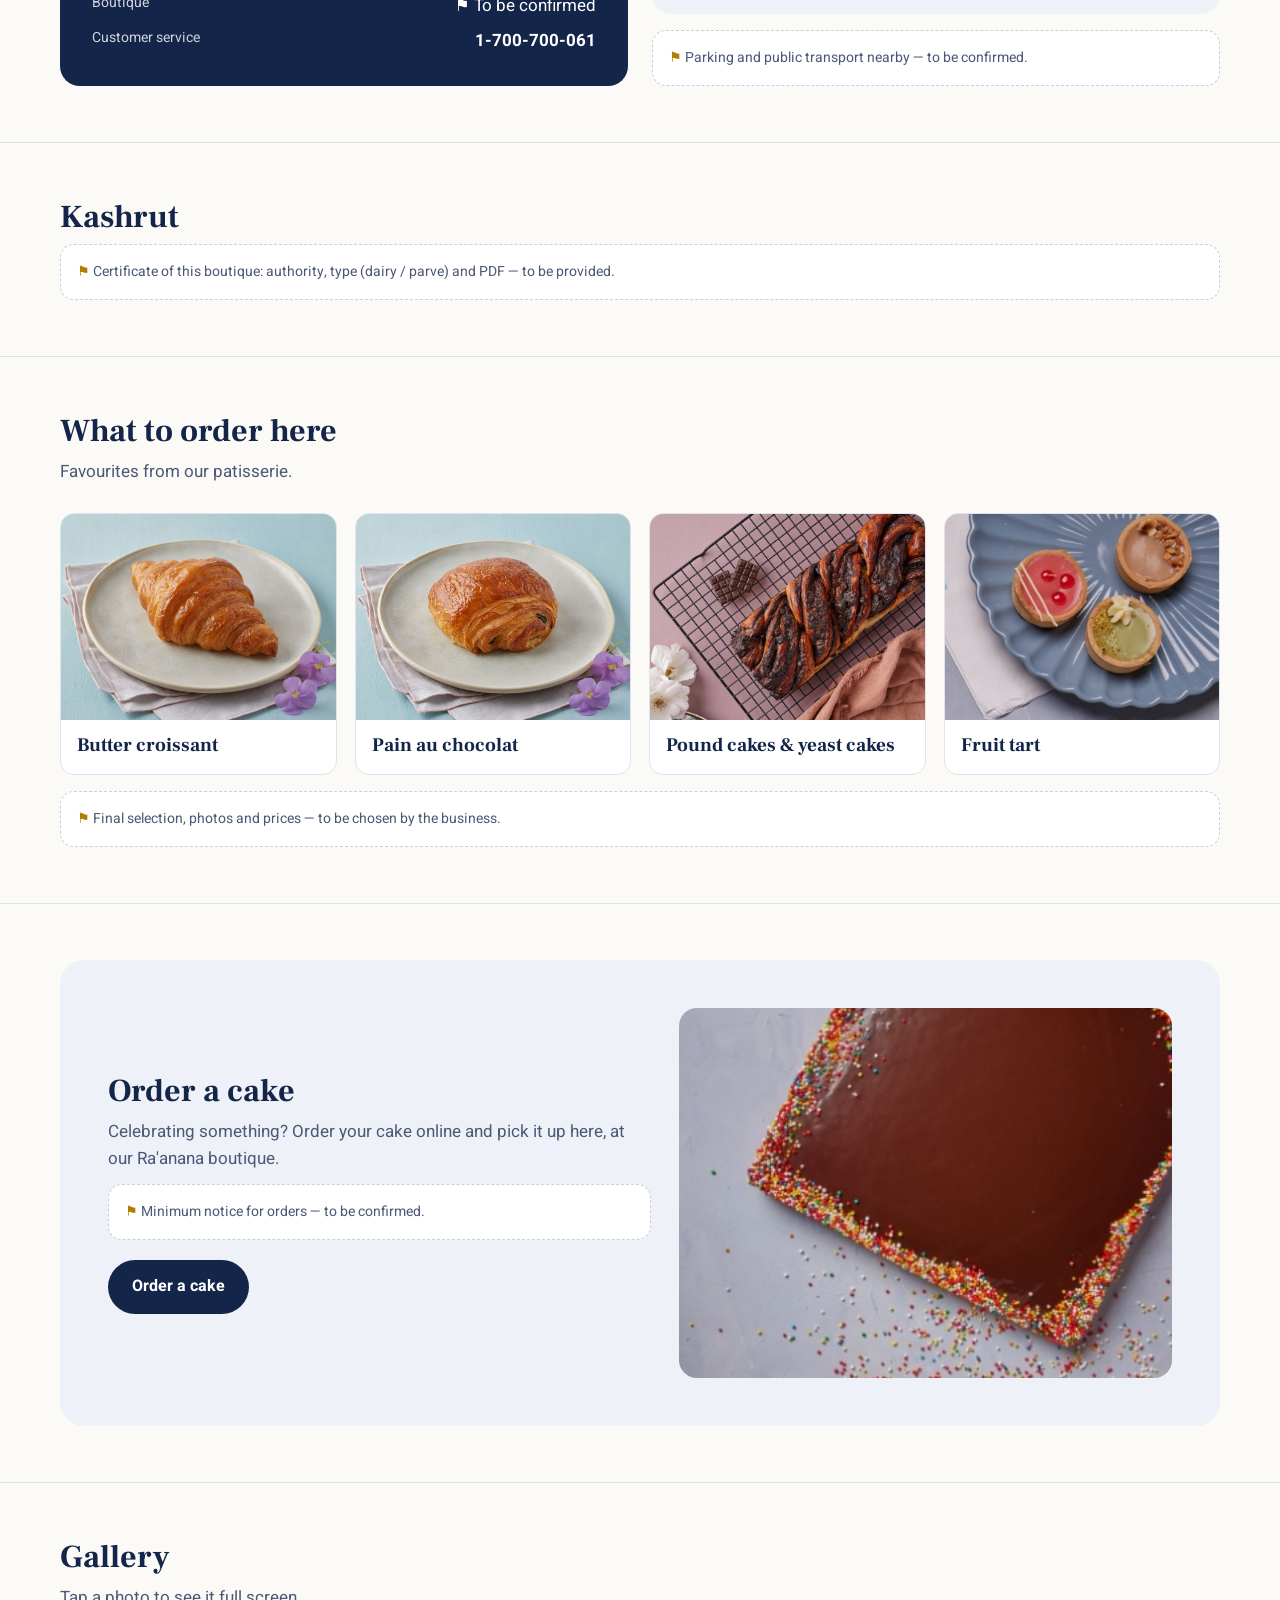
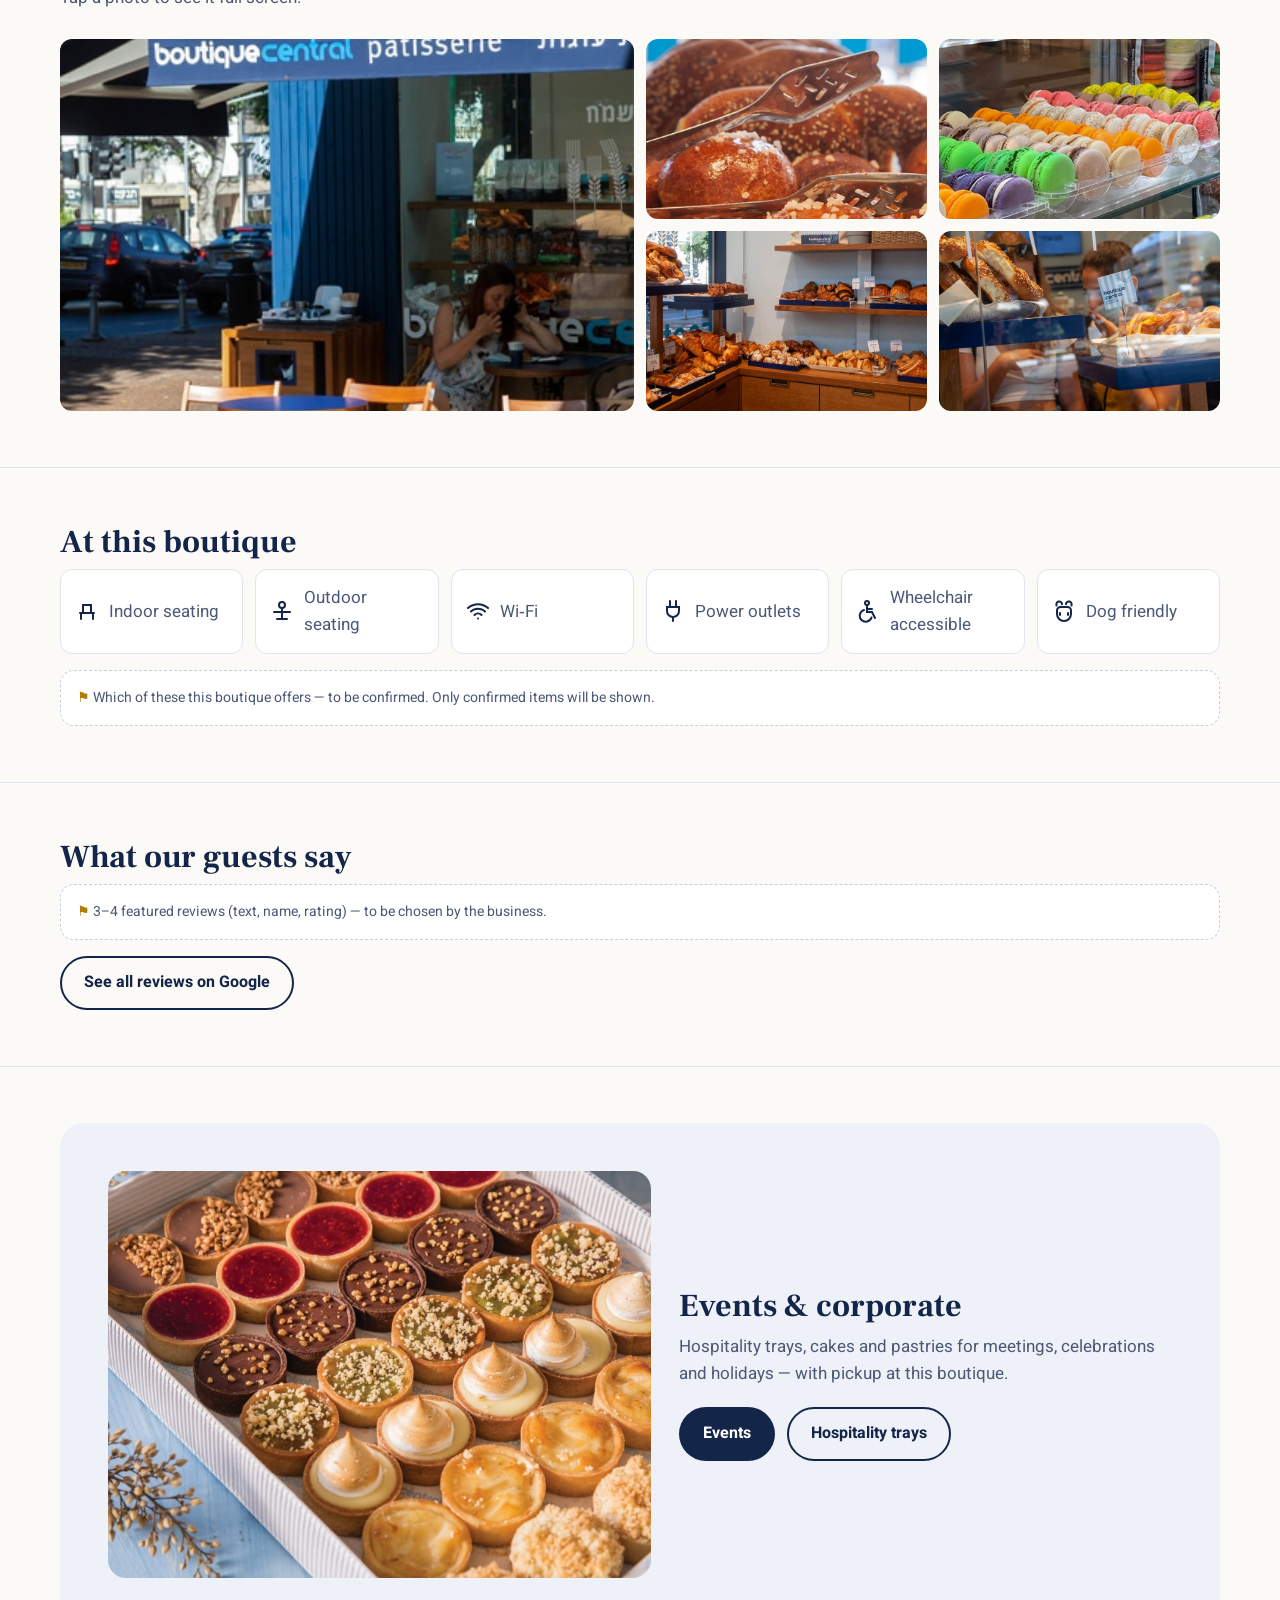
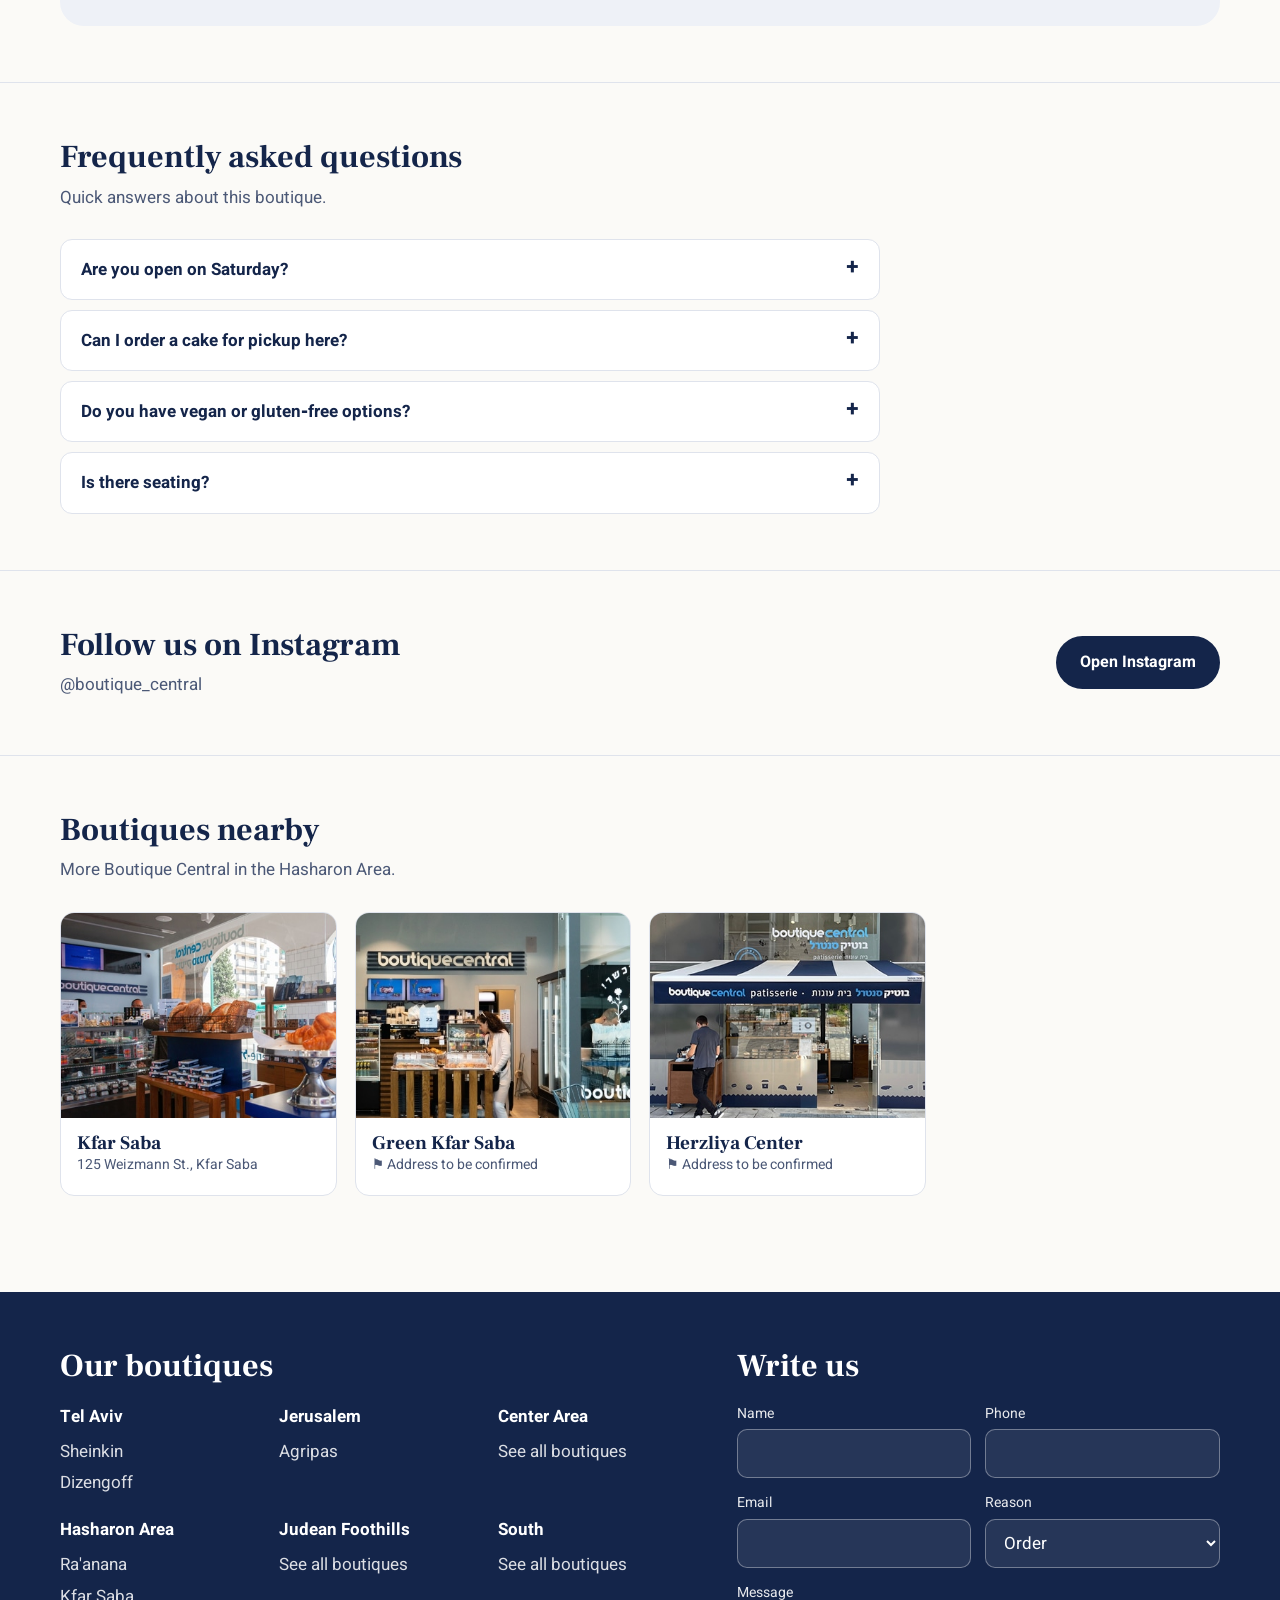
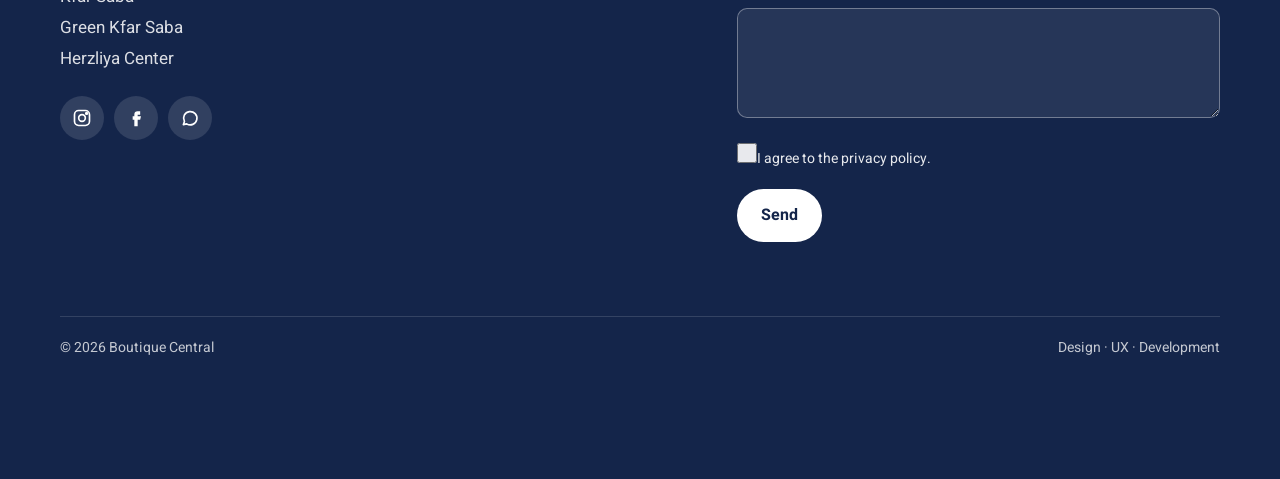
<file: boutique-central/boutique.html>
<!doctype html>
<html lang="en" dir="ltr">
<head>
  <meta charset="utf-8">
  <meta name="viewport" content="width=device-width, initial-scale=1">
  <title>Boutique Central – Patisserie &amp; Café</title>
  <meta name="description" content="Boutique Central patisserie and café: address, opening hours, directions and online ordering.">
  <meta property="og:type" content="business.business">
  <link rel="preconnect" href="https://fonts.googleapis.com">
  <link rel="preconnect" href="https://fonts.gstatic.com" crossorigin>
  <link href="https://fonts.googleapis.com/css2?family=Frank+Ruhl+Libre:wght@500;700&family=Heebo:wght@400;500;700&display=swap" rel="stylesheet">
  <link rel="stylesheet" href="styles.css">
  <script id="ld" type="application/ld+json"></script>
</head>
<body>
  <a class="skip" href="#main" data-i18n="skip">Skip to content</a>
  <div class="proto" data-i18n="proto">Design prototype · items marked ⚑ need information from the business</div>

  <header class="site">
    <div class="container bar">
      <a class="logo" href="index.html">
        <b>Boutique Central</b>
        <small data-i18n="tagline">Patisserie like in Paris</small>
      </a>
      <button class="burger" aria-expanded="false" aria-controls="menu" data-i18n-aria="menu">
        <svg width="24" height="24" viewBox="0 0 24 24" fill="none" stroke="currentColor" stroke-width="2" stroke-linecap="round"><path d="M4 7h16M4 12h16M4 17h16"/></svg>
      </button>
      <ul class="menu" id="menu">
        <li><a href="index.html#find" data-i18n="nav_boutiques">Boutiques</a></li>
        <li><a href="index.html#patisserie" data-i18n="nav_patisserie">Patisserie</a></li>
        <li><a href="#events" data-i18n="nav_events">Events</a></li>
        <li><a class="btn btn-solid" data-link="order" href="#" target="_blank" rel="noopener" data-i18n="nav_order">Order online</a></li>
        <li><button class="lang" type="button" id="lang" lang="he">עברית</button></li>
      </ul>
    </div>
  </header>

  <main id="main">
    <nav class="container crumbs" data-i18n-aria="crumbs">
      <ol>
        <li><a href="index.html" data-i18n="home">Home</a></li>
        <li><a href="index.html#find" data-i18n="nav_boutiques">Boutiques</a></li>
        <li><a href="#" data-b="zoneName" id="crumb-zone"></a></li>
        <li><span aria-current="page" data-b="city"></span></li>
      </ol>
    </nav>

    <!-- Portada con carrusel -->
    <div class="hero" aria-roledescription="carousel">
      <div class="slides">
        <div class="slide active" role="group" aria-roledescription="slide"><img class="ph" data-bimg="header" alt=""></div>
        <div class="slide" role="group" aria-roledescription="slide"><img class="ph" data-bimg="4" alt=""></div>
        <div class="slide" role="group" aria-roledescription="slide"><img class="ph" data-bimg="5" alt=""></div>
      </div>
      <div class="container hero-content">
        <span class="zone" data-b="zoneName"></span>
        <h1 data-b="city"></h1>
        <p data-b="heroLine"></p>
        <div class="actions">
          <a class="btn btn-white" data-link="gmaps" href="#" target="_blank" rel="noopener">
            <svg viewBox="0 0 24 24" fill="none" stroke="currentColor" stroke-width="2" stroke-linecap="round" stroke-linejoin="round"><path d="M12 21s-7-6.2-7-11.5a7 7 0 0 1 14 0C19 14.8 12 21 12 21z"/><circle cx="12" cy="9.5" r="2.5"/></svg>
            <span data-i18n="get_directions">Get directions</span>
          </a>
          <a class="btn btn-outline" data-link="order" href="#" target="_blank" rel="noopener" data-i18n="nav_order">Order online</a>
        </div>
      </div>
      <div class="carousel-ui">
        <div class="container">
          <button class="arrow" type="button" id="prev" data-i18n-aria="prev_photo"><svg viewBox="0 0 24 24" fill="none" stroke="currentColor" stroke-width="2.5" stroke-linecap="round"><path d="M15 5l-7 7 7 7"/></svg></button>
          <div class="dots" id="dots"></div>
          <button class="arrow" type="button" id="next" data-i18n-aria="next_photo"><svg viewBox="0 0 24 24" fill="none" stroke="currentColor" stroke-width="2.5" stroke-linecap="round"><path d="M9 5l7 7-7 7"/></svg></button>
        </div>
      </div>
    </div>

    <div class="container intro">
      <p data-b="intro"></p>
      <p class="pending" style="margin-top:14px" data-i18n="intro_pending">Original branch description to be copied from the current website.</p>
    </div>

    <!-- Información: horario, contacto, mapa -->
    <section id="info">
      <div class="container">
        <h2 data-i18n="info_h">Opening hours &amp; how to get here</h2>
        <p class="lead" data-i18n="info_sub">Everything you need before you visit.</p>
        <div class="info-grid">
          <div class="info-card">
            <div class="status" id="status" hidden></div>

            <div class="block">
              <h3 data-i18n="hours_h">Opening hours</h3>
              <table class="hours"><tbody id="hours"></tbody></table>
              <p class="note" id="hours-note"></p>
            </div>

            <div class="block">
              <h3 data-i18n="address_h">Address</h3>
              <p data-b="address"></p>
              <div class="nav-btns" id="nav-btns">
                <a class="btn btn-white" data-link="waze" href="#" target="_blank" rel="noopener">
                  <svg viewBox="0 0 24 24" fill="none" stroke="currentColor" stroke-width="2" stroke-linecap="round" stroke-linejoin="round"><path d="M4 15a8 8 0 1 1 15.5-2.8c0 3-2 4.8-4.5 5.3"/><circle cx="8" cy="19" r="1.6"/><circle cx="15" cy="19" r="1.6"/><path d="M9.5 10h.01M14.5 10h.01M10 13.5c1.2 1 2.8 1 4 0"/></svg>
                  Waze
                </a>
                <a class="btn btn-white" data-link="gmaps" href="#" target="_blank" rel="noopener">
                  <svg viewBox="0 0 24 24" fill="none" stroke="currentColor" stroke-width="2" stroke-linecap="round" stroke-linejoin="round"><path d="M12 21s-7-6.2-7-11.5a7 7 0 0 1 14 0C19 14.8 12 21 12 21z"/><circle cx="12" cy="9.5" r="2.5"/></svg>
                  Google Maps
                </a>
              </div>
            </div>

            <div class="block">
              <h3 data-i18n="phone_h">Phone</h3>
              <ul class="phones">
                <li><span class="tag" data-i18n="phone_branch">Boutique</span><span data-i18n="tbc">⚑ To be confirmed</span></li>
                <li><span class="tag" data-i18n="phone_cs">Customer service</span><a href="tel:1700700061" dir="ltr">1-700-700-061</a></li>
              </ul>
            </div>
          </div>

          <div class="map-wrap">
            <iframe class="map" id="map" loading="lazy" referrerpolicy="no-referrer-when-downgrade"></iframe>
            <p class="pending" data-i18n="getting_pending">Parking and public transport nearby — to be confirmed.</p>
          </div>
        </div>
      </div>
    </section>

    <!-- Kashrut -->
    <section id="kashrut">
      <div class="container">
        <h2 data-i18n="kashrut_h">Kashrut</h2>
        <p class="pending" data-i18n="kashrut_pending">Certificate of this boutique: authority, type (dairy / parve) and PDF — to be provided.</p>
      </div>
    </section>

    <!-- Qué pedir -->
    <section id="order-here">
      <div class="container">
        <h2 data-i18n="what_h">What to order here</h2>
        <p class="lead" data-i18n="what_sub">Favourites from our patisserie.</p>
        <div class="cards">
          <article class="card"><img class="ph" src="img/products/butter-croissant.jpg" alt="" loading="lazy"><div class="body"><h3 data-i18n="p1">Butter croissant</h3></div></article>
          <article class="card"><img class="ph" src="img/products/chocolate-croissant.jpg" alt="" loading="lazy"><div class="body"><h3 data-i18n="p2">Pain au chocolat</h3></div></article>
          <article class="card"><img class="ph" src="img/products/chocolate-krantz.jpg" alt="" loading="lazy"><div class="body"><h3 data-i18n="p3">Pound cakes &amp; yeast cakes</h3></div></article>
          <article class="card"><img class="ph" src="img/products/mini-tarts.jpg" alt="" loading="lazy"><div class="body"><h3 data-i18n="p4">Fruit tart</h3></div></article>
        </div>
        <p class="pending" style="margin-top:16px" data-i18n="what_pending">Final selection, photos and prices — to be chosen by the business.</p>
      </div>
    </section>

    <!-- Encargar pastel -->
    <section id="cake">
      <div class="container">
        <div class="panel split">
          <div>
            <h2 data-i18n="cake_h">Order a cake</h2>
            <p class="lead" style="margin-bottom:12px" data-b="cakeText"></p>
            <p class="pending" data-i18n="cake_pending">Minimum notice for orders — to be confirmed.</p>
            <div class="actions">
              <a class="btn btn-solid" data-link="order" href="#" target="_blank" rel="noopener" data-i18n="cake_btn">Order a cake</a>
            </div>
          </div>
          <img class="ph" src="img/products/birthday-cake.jpg" alt="" loading="lazy">
        </div>
      </div>
    </section>

    <!-- Galería -->
    <section id="gallery">
      <div class="container">
        <h2 data-i18n="gallery_h">Gallery</h2>
        <p class="lead" data-i18n="gallery_sub">Tap a photo to see it full screen.</p>
        <div class="gallery" id="gallery-grid">
          <button type="button"><img class="ph" data-bimg="1" alt="" loading="lazy"></button>
          <button type="button"><img class="ph" data-bimg="2" alt="" loading="lazy"></button>
          <button type="button"><img class="ph" data-bimg="3" alt="" loading="lazy"></button>
          <button type="button"><img class="ph" data-bimg="4" alt="" loading="lazy"></button>
          <button type="button"><img class="ph" data-bimg="5" alt="" loading="lazy"></button>
        </div>
      </div>
    </section>

    <!-- Servicios del local -->
    <section id="amenities">
      <div class="container">
        <h2 data-i18n="amen_h">At this boutique</h2>
        <ul class="amenities">
          <li><svg viewBox="0 0 24 24" fill="none" stroke="currentColor" stroke-width="2" stroke-linecap="round"><path d="M6 20v-6h12v6M5 14h14M8 14V6h8v8"/></svg><span data-i18n="am1">Indoor seating</span></li>
          <li><svg viewBox="0 0 24 24" fill="none" stroke="currentColor" stroke-width="2" stroke-linecap="round"><circle cx="12" cy="6" r="3"/><path d="M12 9v11M7 20h10M4 13h16"/></svg><span data-i18n="am2">Outdoor seating</span></li>
          <li><svg viewBox="0 0 24 24" fill="none" stroke="currentColor" stroke-width="2" stroke-linecap="round"><path d="M2 9a15 15 0 0 1 20 0M5 12.5a10 10 0 0 1 14 0M8.5 16a5 5 0 0 1 7 0M12 19.5h.01"/></svg><span>Wi‑Fi</span></li>
          <li><svg viewBox="0 0 24 24" fill="none" stroke="currentColor" stroke-width="2" stroke-linecap="round"><path d="M9 2v6M15 2v6M6 8h12v4a6 6 0 0 1-12 0zM12 18v4"/></svg><span data-i18n="am4">Power outlets</span></li>
          <li><svg viewBox="0 0 24 24" fill="none" stroke="currentColor" stroke-width="2" stroke-linecap="round"><circle cx="11" cy="4" r="2"/><path d="M11 7v6h5l3 6M11 10h5M8 11a6 6 0 1 0 7.5 7.5"/></svg><span data-i18n="am5">Wheelchair accessible</span></li>
          <li><svg viewBox="0 0 24 24" fill="none" stroke="currentColor" stroke-width="2" stroke-linecap="round"><path d="M10 5.2C10 3.4 8.3 2 6.5 2.5 4.8 3 4 5 4.5 6.5M14 5.2c0-1.8 1.7-3.2 3.5-2.7 1.7.5 2.5 2.5 2 4M8 14v2M16 14v2M8.5 8h7a3.5 3.5 0 0 1 3.5 3.5V15a7 7 0 0 1-14 0v-3.5A3.5 3.5 0 0 1 8.5 8z"/></svg><span data-i18n="am6">Dog friendly</span></li>
        </ul>
        <p class="pending" data-i18n="amen_pending">Which of these this boutique offers — to be confirmed. Only confirmed items will be shown.</p>
      </div>
    </section>

    <!-- Reseñas -->
    <section id="reviews">
      <div class="container">
        <h2 data-i18n="reviews_h">What our guests say</h2>
        <p class="pending" style="margin-bottom:16px" data-i18n="reviews_pending">3–4 featured reviews (text, name, rating) — to be chosen by the business.</p>
        <a class="btn btn-outline" id="reviews-link" href="#" target="_blank" rel="noopener" data-i18n="reviews_btn">See all reviews on Google</a>
      </div>
    </section>

    <!-- Eventos -->
    <section id="events">
      <div class="container">
        <div class="panel split">
          <img class="ph" src="img/products/hospitality-tray.jpg" alt="" loading="lazy">
          <div>
            <h2 data-i18n="events_h">Events &amp; corporate</h2>
            <p class="lead" style="margin-bottom:0" data-i18n="events_p">Hospitality trays, cakes and pastries for meetings, celebrations and holidays — with pickup at this boutique.</p>
            <div class="actions">
              <a class="btn btn-solid" data-link="events" href="#" data-i18n="events_btn">Events</a>
              <a class="btn btn-outline" href="index.html#patisserie" data-i18n="trays_btn">Hospitality trays</a>
            </div>
          </div>
        </div>
      </div>
    </section>

    <!-- Preguntas frecuentes -->
    <section id="faq">
      <div class="container">
        <h2 data-i18n="faq_h">Frequently asked questions</h2>
        <p class="lead" data-i18n="faq_sub">Quick answers about this boutique.</p>
        <div class="faq">
          <details><summary data-i18n="q1">Are you open on Saturday?</summary><div class="answer" data-i18n="a1q">No. The boutique is closed on Saturday and opens again on Sunday morning.</div></details>
          <details><summary data-i18n="q2">Can I order a cake for pickup here?</summary><div class="answer" data-b="a2q"></div></details>
          <details><summary data-i18n="q3">Do you have vegan or gluten‑free options?</summary><div class="answer"><span class="pending" data-i18n="tbc_answer">Answer to be confirmed.</span></div></details>
          <details><summary data-i18n="q4">Is there seating?</summary><div class="answer"><span class="pending" data-i18n="tbc_answer">Answer to be confirmed.</span></div></details>
        </div>
      </div>
    </section>

    <!-- Instagram -->
    <section>
      <div class="container insta">
        <div>
          <h2 data-i18n="insta_h">Follow us on Instagram</h2>
          <p class="lead" style="margin:0">@boutique_central</p>
        </div>
        <a class="btn btn-solid" data-link="instagram" href="#" target="_blank" rel="noopener" data-i18n="insta_btn">Open Instagram</a>
      </div>
    </section>

    <!-- Sucursales cercanas -->
    <section id="nearby">
      <div class="container">
        <h2 data-i18n="nearby_h">Boutiques nearby</h2>
        <p class="lead" data-b="nearbySub"></p>
        <div class="cards" id="nearby-cards"></div>
      </div>
    </section>
  </main>

  <footer class="site">
    <div class="container">
      <div class="foot-grid">
        <div>
          <h2 data-i18n="all_h">Our boutiques</h2>
          <div class="zones" id="zones"></div>
          <div class="social">
            <a data-link="instagram" href="#" target="_blank" rel="noopener" aria-label="Instagram"><svg viewBox="0 0 24 24" fill="none" stroke="currentColor" stroke-width="2"><rect x="3" y="3" width="18" height="18" rx="5"/><circle cx="12" cy="12" r="4"/><circle cx="17.5" cy="6.5" r="1" fill="currentColor"/></svg></a>
            <a href="#" aria-label="Facebook"><svg viewBox="0 0 24 24" fill="currentColor"><path d="M14 8h3V4h-3a4 4 0 0 0-4 4v2H8v4h2v8h4v-8h3l1-4h-4V8z"/></svg></a>
            <a data-link="whatsapp" href="#" target="_blank" rel="noopener" aria-label="WhatsApp"><svg viewBox="0 0 24 24" fill="none" stroke="currentColor" stroke-width="2" stroke-linejoin="round"><path d="M4 20l1.3-3.9A8 8 0 1 1 8 19z"/></svg></a>
          </div>
        </div>

        <div>
          <h2 data-i18n="write_h">Write us</h2>
          <form class="contact" id="contact" novalidate>
            <input type="hidden" name="branch" id="branch-field">
            <div class="row2">
              <div><label for="f-name" data-i18n="f_name">Name</label><input id="f-name" name="fname" required autocomplete="name"></div>
              <div><label for="f-phone" data-i18n="f_phone">Phone</label><input id="f-phone" name="fphnumber" type="tel" autocomplete="tel" dir="ltr"></div>
            </div>
            <div class="row2">
              <div><label for="f-email" data-i18n="f_email">Email</label><input id="f-email" name="femail" type="email" required autocomplete="email" dir="ltr"></div>
              <div>
                <label for="f-reason" data-i18n="f_reason">Reason</label>
                <select id="f-reason" name="fsubject">
                  <option data-i18n="r1">Order</option>
                  <option data-i18n="r2">Cake order</option>
                  <option data-i18n="r3">Events &amp; catering</option>
                  <option data-i18n="r4">Feedback</option>
                  <option data-i18n="r5">Other</option>
                </select>
              </div>
            </div>
            <div><label for="f-msg" data-i18n="f_msg">Message</label><textarea id="f-msg" name="fmsgarea" required></textarea></div>
            <label class="check"><input type="checkbox" name="chk[]" required><span data-i18n="f_consent">I agree to the privacy policy.</span></label>
            <div><button class="btn btn-white" type="submit" data-i18n="f_send">Send</button></div>
            <p class="form-msg" id="form-msg" role="status"></p>
          </form>
        </div>
      </div>
      <div class="legal">
        <span>© <span id="year"></span> Boutique Central</span>
        <span data-i18n="credits">Design · UX · Development</span>
      </div>
    </div>
  </footer>

  <!-- Barra fija en móvil -->
  <nav class="mobile-bar" data-i18n-aria="quick">
    <a href="tel:1700700061"><svg viewBox="0 0 24 24" fill="none" stroke="currentColor" stroke-width="2" stroke-linejoin="round"><path d="M5 4h4l2 5-2.5 1.5a11 11 0 0 0 5 5L15 13l5 2v4a2 2 0 0 1-2 2A16 16 0 0 1 3 6a2 2 0 0 1 2-2"/></svg><span data-i18n="m_call">Call</span></a>
    <a data-link="gmaps" href="#" target="_blank" rel="noopener"><svg viewBox="0 0 24 24" fill="none" stroke="currentColor" stroke-width="2" stroke-linejoin="round"><path d="M3 11l18-8-8 18-2-8z"/></svg><span data-i18n="m_dir">Directions</span></a>
    <a class="primary" data-link="order" href="#" target="_blank" rel="noopener"><svg viewBox="0 0 24 24" fill="none" stroke="currentColor" stroke-width="2" stroke-linejoin="round"><path d="M6 7h12l-1 13H7z"/><path d="M9 7a3 3 0 0 1 6 0"/></svg><span data-i18n="m_order">Order</span></a>
    <a data-link="whatsapp" href="#" target="_blank" rel="noopener"><svg viewBox="0 0 24 24" fill="none" stroke="currentColor" stroke-width="2" stroke-linejoin="round"><path d="M4 20l1.3-3.9A8 8 0 1 1 8 19z"/></svg><span>WhatsApp</span></a>
  </nav>

  <!-- Barra de cookies -->
  <div class="cookie" id="cookie" role="region" data-i18n-aria="cookie_label">
    <div class="container">
      <span><span data-i18n="cookie_text">We use cookies to improve your experience.</span> <a href="#" data-i18n="privacy">Privacy policy</a></span>
      <button class="btn btn-white" type="button" id="cookie-ok" data-i18n="accept">Accept</button>
    </div>
  </div>

  <!-- Ventana del club -->
  <div class="modal" id="club" aria-hidden="true">
    <div class="dialog" role="dialog" aria-modal="true" aria-labelledby="club-title">
      <button class="close" type="button" id="club-close" data-i18n-aria="close">×</button>
      <img class="ph" src="img/hero-coffee.jpg" alt="" loading="lazy">
      <div class="inner">
        <p class="title" id="club-title" data-i18n="club_h">Join the Boutique Central club</p>
        <p data-i18n="club_p">Join us and get member benefits and news from the patisserie.</p>
        <a class="btn btn-solid" data-link="club" href="#" target="_blank" rel="noopener" data-i18n="club_btn">Join now</a>
      </div>
    </div>
  </div>

  <div class="lightbox" id="lightbox" role="dialog" aria-modal="true" data-i18n-aria="gallery_h">
    <button class="close" type="button" id="lb-close" data-i18n-aria="close">×</button>
    <button class="arrow prev" type="button" id="lb-prev" data-i18n-aria="prev_photo"><svg viewBox="0 0 24 24" fill="none" stroke="currentColor" stroke-width="2.5" stroke-linecap="round"><path d="M15 5l-7 7 7 7"/></svg></button>
    <figure id="lb-figure"><img class="ph" alt=""></figure>
    <button class="arrow next" type="button" id="lb-next" data-i18n-aria="next_photo"><svg viewBox="0 0 24 24" fill="none" stroke="currentColor" stroke-width="2.5" stroke-linecap="round"><path d="M9 5l7 7-7 7"/></svg></button>
  </div>

  <script src="data.js"></script>
  <script src="common.js"></script>
  <script>
    // ---- Sucursal elegida por ?b=<slug> ----
    const slug = new URLSearchParams(location.search).get("b") || "raanana";
    const B = BC_BRANCHES.find(b => b.slug === slug) || BC_BRANCHES[0];
    const zone = BC_ZONES.find(z => z.id === B.zone);

    const mapQuery = encodeURIComponent(B.address ? `${B.address.en}, Israel` : `Boutique Central ${B.name.en}, Israel`);
    BC.links.gmaps = `https://www.google.com/maps/dir/?api=1&destination=${mapQuery}`;
    BC.links.waze = `https://waze.com/ul?q=${mapQuery}&navigate=yes`;
    document.getElementById("map").src = `https://www.google.com/maps?q=${mapQuery}&output=embed`;
    document.getElementById("reviews-link").href = `https://www.google.com/maps/search/?api=1&query=${encodeURIComponent("Boutique Central " + B.name.en)}`;
    document.getElementById("branch-field").value = B.name.en;
    document.getElementById("crumb-zone").href = `index.html?zone=${B.zone}#find`;

    BC.addEn({
      hero_on: "Fresh croissants, cakes and premium coffee on {street}.",
      hero_in: "Fresh croissants, cakes and premium coffee in {city}.",
      intro: "Our {city} boutique brings the Boutique Central patisserie to you: croissants baked every morning, cakes, pastries and coffee, from Sunday to Friday.",
      cake: "Celebrating something? Order your cake online and pick it up here, at our {city} boutique.",
      a2q: "Yes. Order online and choose pickup at the {city} boutique.",
      nearby_sub: "More Boutique Central in the {zone}.",
      sun_thu: "Sun – Thu", fri: "Fri &amp; holiday eves", sat: "Sat", closed: "Closed",
      hours_note: "⚑ Hours from public listings — confirm with the boutique.",
      hours_missing: "⚑ Opening hours to be confirmed.",
      map_title: "Map: Boutique Central {city}",
      title: "Boutique Central {city} – Patisserie & Café",
      gallery_alt: "Boutique Central {city} – pastries on display"
    });
    BC.addHe({
      hero_on: "קרואסונים טריים, עוגות וקפה מעולה ב{street}.",
      hero_in: "קרואסונים טריים, עוגות וקפה מעולה ב{city}.",
      intro: "הבוטיק שלנו ב{city} מביא אליכם את הפטיסרי של בוטיק סנטרל: קרואסונים שנאפים כל בוקר, עוגות, מאפים וקפה, מיום ראשון עד שישי.",
      intro_pending: "תיאור הסניף המקורי יועתק מהאתר הנוכחי.",
      cake: "חוגגים משהו? הזמינו עוגה אונליין ואספו אותה כאן, בבוטיק ב{city}.",
      a2q: "כן. הזמינו אונליין ובחרו איסוף מהבוטיק ב{city}.",
      nearby_sub: "עוד בוטיק סנטרל ב{zone}.",
      info_h: "שעות פתיחה ואיך מגיעים", info_sub: "כל מה שצריך לדעת לפני הביקור.",
      hours_h: "שעות פתיחה", sun_thu: "א׳ – ה׳", fri: "שישי וערבי חג", sat: "שבת", closed: "סגור",
      hours_note: "⚑ שעות ממקורות ציבוריים — יש לאשר מול הסניף.",
      hours_missing: "⚑ שעות פתיחה לאישור.",
      address_h: "כתובת", phone_h: "טלפון", phone_branch: "הסניף", phone_cs: "שירות לקוחות",
      map_title: "מפה: בוטיק סנטרל {city}",
      getting_pending: "חניה ותחבורה ציבורית בסביבה — לאישור.",
      kashrut_h: "כשרות", kashrut_pending: "תעודת הכשרות של הסניף: גוף מכשיר, סוג (חלבי / פרווה) וקובץ PDF — יש לספק.",
      what_h: "מה להזמין כאן", what_sub: "האהובים מהפטיסרי שלנו.",
      p1: "קרואסון חמאה", p2: "פאן או שוקולה", p3: "עוגות בחושות ועוגות שמרים", p4: "טארט פירות",
      what_pending: "המבחר הסופי, תמונות ומחירים — לבחירת העסק.",
      cake_h: "הזמנת עוגה", cake_pending: "זמן הזמנה מראש מינימלי — לאישור.", cake_btn: "להזמנת עוגה",
      gallery_h: "גלריה", gallery_sub: "לחצו על תמונה כדי לראות אותה במסך מלא.",
      amen_h: "בסניף", am1: "ישיבה בפנים", am2: "ישיבה בחוץ", am4: "שקעי חשמל", am5: "נגיש לכיסאות גלגלים", am6: "ידידותי לכלבים",
      amen_pending: "אילו מהשירותים קיימים בסניף — לאישור. יוצגו רק שירותים מאושרים.",
      reviews_h: "מה אומרים עלינו", reviews_pending: "3–4 ביקורות נבחרות (טקסט, שם, דירוג) — לבחירת העסק.", reviews_btn: "לכל הביקורות בגוגל",
      events_h: "אירועים ועסקים", events_p: "מגשי אירוח, עוגות ומאפים לישיבות, חגיגות וחגים — באיסוף מהסניף הזה.",
      events_btn: "אירועים", trays_btn: "מגשי אירוח",
      faq_h: "שאלות נפוצות", faq_sub: "תשובות מהירות על הסניף.",
      q1: "האם אתם פתוחים בשבת?", a1q: "לא. הסניף סגור בשבת ונפתח שוב ביום ראשון בבוקר.",
      q2: "אפשר להזמין עוגה לאיסוף מכאן?",
      q3: "יש אפשרויות טבעוניות או ללא גלוטן?", q4: "יש מקומות ישיבה?", tbc_answer: "התשובה לאישור.",
      nearby_h: "סניפים קרובים",
      title: "בוטיק סנטרל {city} – פטיסרי ובית קפה",
      gallery_alt: "בוטיק סנטרל {city} – מאפים בוויטרינה"
    });

    const fill = s => s.replace("{city}", BC.loc(B.name)).replace("{street}", BC.loc(B.street) || "").replace("{zone}", BC.loc(zone));

    // ---- Horario y estado abierto/cerrado (hora de Israel) ----
    function renderHours() {
      const tbody = document.getElementById("hours"), note = document.getElementById("hours-note"), status = document.getElementById("status");
      tbody.innerHTML = "";
      if (!B.hours) { note.innerHTML = BC.t("hours_missing"); status.hidden = true; return; }
      note.innerHTML = BC.t("hours_note");
      const fmt = h => h ? `${h[0]} – ${h[1]}` : BC.t("closed");
      [["sun_thu", 0, "0,1,2,3,4"], ["fri", 5, "5"], ["sat", 6, "6"]].forEach(([k, d, days]) => {
        const tr = document.createElement("tr");
        tr.dataset.days = days;
        tr.innerHTML = `<th scope="row">${BC.t(k)}</th><td>${fmt(B.hours[d])}</td>`;
        tbody.appendChild(tr);
      });
      updateStatus();
    }
    function updateStatus() {
      const el = document.getElementById("status"), st = BC.hoursStatus(B.hours);
      el.hidden = !st;
      if (!st) return;
      const { day } = BC.nowInIsrael();
      document.querySelectorAll("#hours tr").forEach(tr => tr.classList.toggle("today", tr.dataset.days.split(",").includes(String(day))));
      el.className = `status ${st.cls}`; el.textContent = st.text;
    }
    setInterval(updateStatus, 60000);

    // ---- Sucursales cercanas: misma zona ----
    function renderNearby() {
      const box = document.getElementById("nearby-cards");
      const list = BC_BRANCHES.filter(b => b.zone === B.zone && b.slug !== B.slug).slice(0, 3);
      document.getElementById("nearby").hidden = !list.length;
      box.innerHTML = "";
      list.forEach((b, i) => {
        const a = document.createElement("a");
        a.className = "card"; a.href = BC.branchUrl(b.slug); a.style.textDecoration = "none";
        a.innerHTML = `<img class="ph" src="${BC.branchImg(b.slug, "card")}" alt="" loading="lazy"><div class="body"><h3></h3><p></p></div>`;
        a.querySelector("h3").textContent = BC.loc(b.name);
        a.querySelector("p").textContent = BC.loc(b.address) || BC.t("addr_missing");
        box.appendChild(a);
      });
    }

    // ---- Datos estructurados (JSON-LD) ----
    function renderLd() {
      const DAYS = ["Sunday","Monday","Tuesday","Wednesday","Thursday","Friday","Saturday"];
      const bakery = {
        "@type": "Bakery",
        name: `Boutique Central ${B.name.en}`,
        url: `https://www.boutiquecentral.co.il/en/shop/${B.slug}/`,
        telephone: "+972-1-700-700-061",
        servesCuisine: ["French", "Patisserie", "Coffee"],
        parentOrganization: { "@type": "Organization", name: "Boutique Central", url: "https://www.boutiquecentral.co.il/" }
      };
      if (B.address) bakery.address = { "@type": "PostalAddress", streetAddress: B.address.en.split(",")[0], addressLocality: B.address.en.split(",").pop().trim(), addressCountry: "IL" };
      if (B.hours) bakery.openingHoursSpecification = DAYS.map((d, i) => B.hours[i] && { "@type": "OpeningHoursSpecification", dayOfWeek: d, opens: B.hours[i][0], closes: B.hours[i][1] }).filter(Boolean);
      const ld = {
        "@context": "https://schema.org",
        "@graph": [
          bakery,
          { "@type": "BreadcrumbList", itemListElement: [
            { "@type": "ListItem", position: 1, name: "Home", item: "https://www.boutiquecentral.co.il/en/" },
            { "@type": "ListItem", position: 2, name: "Boutiques", item: "https://www.boutiquecentral.co.il/en/shop/" },
            { "@type": "ListItem", position: 3, name: zone.en },
            { "@type": "ListItem", position: 4, name: B.name.en }
          ] },
          { "@type": "FAQPage", mainEntity: [
            { "@type": "Question", name: "Are you open on Saturday?", acceptedAnswer: { "@type": "Answer", text: "No. The boutique is closed on Saturday." } },
            { "@type": "Question", name: "Can I order a cake for pickup here?", acceptedAnswer: { "@type": "Answer", text: `Yes. Order online and choose pickup at the ${B.name.en} boutique.` } }
          ] }
        ]
      };
      document.getElementById("ld").textContent = JSON.stringify(ld);
    }

    // ---- Textos que dependen de la sucursal ----
    BC.onLang(() => {
      const v = {
        city: BC.loc(B.name),
        zoneName: BC.loc(zone),
        address: BC.loc(B.address) || BC.t("addr_missing"),
        heroLine: fill(BC.t(B.street ? "hero_on" : "hero_in")),
        intro: fill(BC.t("intro")),
        cakeText: fill(BC.t("cake")),
        a2q: fill(BC.t("a2q")),
        nearbySub: fill(BC.t("nearby_sub"))
      };
      document.querySelectorAll("[data-bimg]").forEach(img => { img.src = BC.branchImg(B.slug, img.dataset.bimg); });
      document.querySelectorAll("[data-b]").forEach(el => { el.textContent = v[el.dataset.b]; });
      document.title = fill(BC.t("title"));
      document.getElementById("map").title = fill(BC.t("map_title"));
      document.querySelectorAll("#gallery-grid button").forEach((b, i, all) => b.setAttribute("aria-label", `${fill(BC.t("gallery_alt"))} (${i + 1}/${all.length})`));
      renderHours();
      renderNearby();
    });
    renderLd();

    // ---- Carrusel de la portada ----
    const slides = [...document.querySelectorAll(".slide")], dots = document.getElementById("dots");
    let current = 0;
    function show(i) {
      current = (i + slides.length) % slides.length;
      slides.forEach((s, k) => { s.classList.toggle("active", k === current); s.setAttribute("aria-hidden", k !== current); });
      [...dots.children].forEach((d, k) => d.setAttribute("aria-current", k === current));
    }
    if (slides.length < 2) {
      document.querySelector(".carousel-ui").hidden = true;
    } else {
      slides.forEach((_, k) => {
        const b = document.createElement("button");
        b.type = "button"; b.className = "dot"; b.setAttribute("aria-label", `${k + 1} / ${slides.length}`);
        b.addEventListener("click", () => show(k));
        dots.appendChild(b);
      });
      document.getElementById("prev").addEventListener("click", () => show(current - 1));
      document.getElementById("next").addEventListener("click", () => show(current + 1));
      show(0);
    }

    // ---- Galería con visor a pantalla completa ----
    const lightbox = document.getElementById("lightbox"), lbFig = document.querySelector("#lb-figure .ph");
    const thumbs = [...document.querySelectorAll("#gallery-grid button")];
    let lbIndex = 0;
    function lbShow(i) {
      lbIndex = (i + thumbs.length) % thumbs.length;
      const src = thumbs[lbIndex].querySelector(".ph");
      lbFig.src = src.src; lbFig.alt = thumbs[lbIndex].getAttribute("aria-label") || "";
    }
    thumbs.forEach((b, i) => b.addEventListener("click", () => { lbShow(i); BC.openDialog(lightbox, document.getElementById("lb-close")); }));
    document.getElementById("lb-close").addEventListener("click", BC.closeDialog);
    document.getElementById("lb-prev").addEventListener("click", () => lbShow(lbIndex - 1));
    document.getElementById("lb-next").addEventListener("click", () => lbShow(lbIndex + 1));
    lightbox.addEventListener("click", e => { if (e.target === lightbox) BC.closeDialog(); });
    document.addEventListener("keydown", e => {
      if (BC.activeDialog !== lightbox || (e.key !== "ArrowRight" && e.key !== "ArrowLeft")) return;
      const forward = (e.key === "ArrowRight") !== (document.documentElement.dir === "rtl");
      lbShow(lbIndex + (forward ? 1 : -1));
    });

    BC.init();
  </script>
</body>
</html>
</file>
<file: boutique-central/styles.css>
:root {
  --navy: #14254a;
  --navy-700: #1f3566;
  --navy-50: #eef1f7;
  --white: #ffffff;
  --bg: #fbfaf7;
  --text: #14254a;
  --muted: #4b5876;
  --line: #dfe3ec;
  --ok: #17784a;
  --closed: #b3261e;

  /* Escala tipográfica: 4 tamaños, 2 pesos */
  --fs-sm: 0.875rem;
  --fs-base: 1.0625rem;
  --fs-lg: clamp(1.5rem, 3vw, 2rem);
  --fs-xl: clamp(2.5rem, 7vw, 4.25rem);
  --fw-regular: 400;
  --fw-bold: 700;

  --radius: 14px;
  --gutter: 16px;
  --font-display: "Frank Ruhl Libre", Georgia, serif;
  --font-body: "Heebo", system-ui, -apple-system, sans-serif;
}
* { box-sizing: border-box; margin: 0; padding: 0; }
html { scroll-behavior: smooth; }
body {
  font-family: var(--font-body);
  font-size: var(--fs-base);
  font-weight: var(--fw-regular);
  line-height: 1.6;
  color: var(--text);
  background: var(--bg);
}
a { color: inherit; }
img { max-width: 100%; display: block; }
button { font: inherit; cursor: pointer; }
:focus-visible { outline: 3px solid #f2b705; outline-offset: 2px; border-radius: 4px; }
.container { width: min(1160px, 100% - 2 * var(--gutter)); margin-inline: auto; }
.sr-only { position: absolute; width: 1px; height: 1px; overflow: hidden; clip: rect(0 0 0 0); white-space: nowrap; }
.skip { position: absolute; inset-inline-start: 8px; top: -60px; background: var(--navy); color: #fff; padding: 10px 16px; border-radius: 8px; z-index: 100; }
.skip:focus { top: 8px; }

h1, h2, h3 { font-family: var(--font-display); font-weight: var(--fw-bold); line-height: 1.15; }
h2 { font-size: var(--fs-lg); margin-bottom: 8px; }
h3 { font-size: 1.2rem; }
.lead { color: var(--muted); margin-bottom: 28px; max-width: 60ch; }
section { padding-block: 56px; }
section + section { border-top: 1px solid var(--line); }

/* Aviso de prototipo */
.proto { background: #fff4d6; color: #5c4400; font-size: var(--fs-sm); text-align: center; padding: 6px var(--gutter); }

/* Datos pendientes del cliente */
.pending {
  border: 1.5px dashed #c7cedd; border-radius: var(--radius); padding: 16px;
  color: var(--muted); font-size: var(--fs-sm); background: #fff;
}
.pending::before { content: "⚑ "; color: #b07d00; }

/* Botones */
.btn {
  display: inline-flex; align-items: center; justify-content: center; gap: 8px;
  min-height: 48px; padding: 12px 22px; border-radius: 999px;
  font-weight: var(--fw-bold); font-size: 1rem; text-decoration: none;
  border: 2px solid transparent; transition: background .2s, color .2s, transform .15s;
}
.btn:hover { transform: translateY(-1px); }
.btn-solid { background: var(--navy); color: #fff; }
.btn-solid:hover { background: var(--navy-700); }
.btn-white { background: #fff; color: var(--navy); }
.btn-outline { border-color: currentColor; background: transparent; }
.btn svg { width: 20px; height: 20px; flex: none; }

/* Encabezado */
header.site {
  position: sticky; top: 0; z-index: 30; background: var(--white);
  border-bottom: 1px solid var(--line);
}
.bar { display: flex; align-items: center; gap: 20px; min-height: 72px; }
.logo { text-decoration: none; line-height: 1.05; }
.logo b { display: block; font-family: var(--font-display); font-size: 1.45rem; letter-spacing: .02em; }
.logo small { font-size: .78rem; letter-spacing: .14em; text-transform: uppercase; color: var(--muted); }
.menu { display: flex; align-items: center; gap: 6px; margin-inline-start: auto; list-style: none; }
.menu a { display: inline-flex; align-items: center; min-height: 44px; padding-inline: 12px; text-decoration: none; font-weight: 500; }
.menu a:not(.btn):hover { text-decoration: underline; text-underline-offset: 4px; }
.menu .btn { padding-inline: 18px; margin-inline-start: 6px; }
.lang {
  min-width: 44px; min-height: 44px; padding-inline: 12px; margin-inline-start: 8px;
  border: 1px solid var(--line); border-radius: 999px; background: #fff; color: var(--navy); font-weight: 500;
}
.burger { display: none; margin-inline-start: auto; width: 44px; height: 44px; border: 0; background: none; color: var(--navy); }
@media (max-width: 900px) {
  .burger { display: inline-grid; place-items: center; }
  .menu {
    display: none; position: absolute; inset-inline: 0; top: 100%;
    flex-direction: column; align-items: stretch; gap: 0; padding: 8px var(--gutter) 16px;
    background: #fff; border-bottom: 1px solid var(--line);
  }
  .menu.open { display: flex; }
  .menu .btn { margin: 8px 0 0; }
  .lang { margin: 0; }
}

/* Migas de pan */
.crumbs { font-size: var(--fs-sm); color: var(--muted); padding-block: 14px; }
.crumbs ol { display: flex; flex-wrap: wrap; gap: 6px; list-style: none; }
.crumbs li + li::before { content: "›"; margin-inline-end: 6px; }
[dir="rtl"] .crumbs li + li::before { content: "‹"; }
.crumbs a { text-decoration: none; }
.crumbs a:hover { text-decoration: underline; }
.crumbs [aria-current] { color: var(--navy); font-weight: 500; }

/* Portada */
.hero { position: relative; min-height: min(78vh, 620px); color: #fff; overflow: hidden; border-radius: 0 0 24px 24px; background: var(--navy); }
.slides { position: absolute; inset: 0; }
.slide { position: absolute; inset: 0; opacity: 0; transition: opacity .6s ease; }
.slide.active { opacity: 1; }
.ph { width: 100%; height: 100%; display: grid; place-items: center; }
img.ph { display: block; object-fit: cover; }
.hero::after {
  content: ""; position: absolute; inset: 0; pointer-events: none;
  background: linear-gradient(to right, rgba(10,20,42,.88) 0%, rgba(10,20,42,.65) 45%, rgba(10,20,42,.1) 80%);
}
[dir="rtl"] .hero::after { background: linear-gradient(to left, rgba(10,20,42,.88) 0%, rgba(10,20,42,.65) 45%, rgba(10,20,42,.1) 80%); }
.hero-content { position: relative; z-index: 2; padding-block: 96px 120px; }
.hero-content > * { max-width: 560px; }
.zone { display: inline-block; font-size: var(--fs-sm); font-weight: var(--fw-bold); letter-spacing: .12em; text-transform: uppercase; opacity: .9; margin-bottom: 10px; }
.hero h1 { font-size: var(--fs-xl); margin-bottom: 14px; }
.hero p { font-size: 1.15rem; font-weight: 500; margin-bottom: 28px; }
.hero .actions { display: flex; flex-wrap: wrap; gap: 12px; }
.hero .btn-outline { color: #fff; }
.carousel-ui { position: absolute; z-index: 3; inset-inline: 0; bottom: 24px; }
.carousel-ui .container { display: flex; align-items: center; gap: 12px; }
.arrow {
  width: 48px; height: 48px; border-radius: 50%; border: 0;
  background: rgba(255,255,255,.22); color: #fff; backdrop-filter: blur(6px);
  display: grid; place-items: center; transition: background .2s;
}
.arrow:hover { background: rgba(255,255,255,.38); }
.arrow svg { width: 22px; height: 22px; }
[dir="rtl"] .arrow svg { transform: scaleX(-1); }
.dots { display: flex; gap: 4px; margin-inline: 8px; }
.dot { width: 24px; height: 44px; border: 0; background: none; display: grid; place-items: center; }
.dot::before { content: ""; width: 10px; height: 10px; border-radius: 50%; background: rgba(255,255,255,.5); transition: width .2s; }
.dot[aria-current="true"]::before { width: 22px; border-radius: 6px; background: #fff; }

/* Introducción */
.intro { padding-block: 40px 8px; }
.intro p { max-width: 70ch; color: var(--muted); font-size: 1.1rem; }

/* Bloque de información */
.info-grid { display: grid; grid-template-columns: 1fr 1fr; gap: 24px; align-items: start; }
@media (max-width: 860px) { .info-grid { grid-template-columns: 1fr; } }
.info-card { background: var(--navy); color: #fff; border-radius: 20px; padding: clamp(20px, 4vw, 32px); }
.status { display: inline-flex; align-items: center; gap: 8px; padding: 6px 14px; border-radius: 999px; background: #fff; font-weight: var(--fw-bold); font-size: var(--fs-sm); margin-bottom: 20px; }
.status::before { content: ""; width: 9px; height: 9px; border-radius: 50%; background: currentColor; }
.status.open { color: var(--ok); }
.status.closed { color: var(--closed); }
.info-card h3 { font-family: var(--font-body); font-size: var(--fs-sm); text-transform: uppercase; letter-spacing: .12em; opacity: .75; margin-bottom: 8px; }
.info-card .block + .block { margin-top: 22px; padding-top: 22px; border-top: 1px solid rgba(255,255,255,.18); }
.hours { width: 100%; border-collapse: collapse; }
.hours th { text-align: start; font-weight: 400; padding-block: 4px; }
.hours td { text-align: end; font-weight: var(--fw-bold); font-variant-numeric: tabular-nums; }
.hours tr.today th, .hours tr.today td { color: #ffd77a; }
.note { font-size: var(--fs-sm); opacity: .75; margin-top: 6px; }
.phones { display: grid; gap: 8px; list-style: none; }
.phones li { display: flex; justify-content: space-between; gap: 12px; flex-wrap: wrap; }
.phones a { font-weight: var(--fw-bold); text-decoration: none; }
.tag { font-size: var(--fs-sm); opacity: .8; }
.nav-btns { display: flex; flex-wrap: wrap; gap: 10px; margin-top: 14px; }
.nav-btns .btn { flex: 1 1 180px; }
.map { border: 0; width: 100%; height: 100%; min-height: 320px; border-radius: 20px; background: var(--navy-50); }
.map-wrap { display: grid; gap: 16px; height: 100%; grid-template-rows: 1fr auto; }

/* Tarjetas */
.cards { display: grid; gap: 18px; grid-template-columns: repeat(auto-fill, minmax(min(100%, 220px), 1fr)); }
.card { background: #fff; border: 1px solid var(--line); border-radius: var(--radius); overflow: hidden; }
.card .ph { aspect-ratio: 4 / 3; height: auto; color: #fff; }
.card .body { padding: 14px 16px 18px; }
.card p { font-size: var(--fs-sm); color: var(--muted); }

/* Encargar pastel / eventos */
.split { display: grid; grid-template-columns: 1.1fr 1fr; gap: 28px; align-items: center; }
@media (max-width: 760px) { .split { grid-template-columns: 1fr; } }
.panel { background: var(--navy-50); border-radius: 24px; padding: clamp(24px, 5vw, 48px); }
.panel .actions { display: flex; flex-wrap: wrap; gap: 12px; margin-top: 20px; }
.panel .ph { border-radius: 18px; aspect-ratio: 4 / 3; height: auto; color: #fff; }

/* Galería */
.gallery { display: grid; gap: 12px; grid-template-columns: repeat(4, 1fr); grid-auto-rows: 180px; }
.gallery button { border: 0; padding: 0; border-radius: 12px; overflow: hidden; color: #fff; }
.gallery button:first-child { grid-column: span 2; grid-row: span 2; }
.gallery button .ph { transition: transform .4s; }
.gallery button:hover .ph { transform: scale(1.04); }
@media (max-width: 700px) { .gallery { grid-template-columns: 1fr 1fr; grid-auto-rows: 140px; } }

.lightbox { position: fixed; inset: 0; z-index: 80; background: rgba(8,14,30,.92); display: none; place-items: center; padding: 24px; }
.lightbox.open { display: grid; }
.lightbox figure { width: min(960px, 100%); aspect-ratio: 3 / 2; border-radius: 12px; overflow: hidden; color: #fff; }
.lightbox img.ph { object-fit: contain; }
.lightbox .close, .lightbox .arrow { position: absolute; }
.lightbox .close { top: 16px; inset-inline-end: 16px; width: 48px; height: 48px; border-radius: 50%; border: 0; background: rgba(255,255,255,.2); color: #fff; font-size: 1.6rem; }
.lightbox .prev { inset-inline-start: 16px; top: 50%; translate: 0 -50%; }
.lightbox .next { inset-inline-end: 16px; top: 50%; translate: 0 -50%; }

/* Servicios del local */
.amenities { display: grid; gap: 12px; grid-template-columns: repeat(auto-fill, minmax(min(100%, 170px), 1fr)); list-style: none; margin-bottom: 16px; }
.amenities li { display: flex; align-items: center; gap: 10px; padding: 14px; border: 1px solid var(--line); border-radius: 12px; background: #fff; color: var(--muted); }
.amenities svg { width: 24px; height: 24px; color: var(--navy); flex: none; }

/* Preguntas frecuentes */
.faq { display: grid; gap: 10px; max-width: 820px; }
.faq details { background: #fff; border: 1px solid var(--line); border-radius: 12px; }
.faq summary { list-style: none; cursor: pointer; padding: 16px 20px; font-weight: var(--fw-bold); display: flex; justify-content: space-between; gap: 12px; min-height: 44px; }
.faq summary::-webkit-details-marker { display: none; }
.faq summary::after { content: "+"; font-size: 1.4rem; line-height: 1; }
.faq details[open] summary::after { content: "–"; }
.faq .answer { padding: 0 20px 18px; color: var(--muted); }

.insta { display: flex; align-items: center; justify-content: space-between; gap: 16px; flex-wrap: wrap; }

/* Pie */
footer.site { background: var(--navy); color: #fff; padding-block: 56px 120px; margin-top: 40px; }
.foot-grid { display: grid; grid-template-columns: 1.3fr 1fr; gap: 48px; }
@media (max-width: 860px) { .foot-grid { grid-template-columns: 1fr; } }
footer h2 { margin-bottom: 18px; }
.zones { display: grid; grid-template-columns: repeat(3, 1fr); gap: 20px 28px; }
.zones details summary { list-style: none; font-weight: var(--fw-bold); margin-bottom: 8px; pointer-events: none; }
.zones details summary::-webkit-details-marker { display: none; }
.zones ul { list-style: none; display: grid; gap: 4px; }
.zones a { text-decoration: none; opacity: .85; }
.zones a:hover { opacity: 1; text-decoration: underline; }
@media (max-width: 700px) {
  .zones { grid-template-columns: 1fr; gap: 0; }
  .zones details { border-bottom: 1px solid rgba(255,255,255,.18); }
  .zones details summary { pointer-events: auto; cursor: pointer; padding-block: 14px; margin: 0; display: flex; justify-content: space-between; }
  .zones details summary::after { content: "+"; }
  .zones details[open] summary::after { content: "–"; }
  .zones ul { padding-bottom: 14px; }
}
form.contact { display: grid; gap: 14px; }
.row2 { display: grid; grid-template-columns: 1fr 1fr; gap: 14px; }
@media (max-width: 480px) { .row2 { grid-template-columns: 1fr; } }
form.contact label { display: block; font-size: var(--fs-sm); margin-bottom: 4px; opacity: .9; }
form.contact input, form.contact select, form.contact textarea {
  width: 100%; min-height: 46px; padding: 10px 14px; border-radius: 10px;
  border: 1px solid rgba(255,255,255,.35); background: rgba(255,255,255,.08); color: #fff; font: inherit;
}
form.contact select option { color: var(--navy); }
form.contact textarea { min-height: 110px; resize: vertical; }
form.contact input::placeholder, form.contact textarea::placeholder { color: rgba(255,255,255,.6); }
.check { display: flex; gap: 10px; align-items: flex-start; font-size: var(--fs-sm); }
form.contact .check input { width: 20px; min-height: 20px; margin-top: 3px; flex: none; }
form.contact .btn-white:hover, form.contact .btn-white:focus-visible { background: #dfe6f5; }
.form-msg { font-size: var(--fs-sm); min-height: 1.4em; }
.social { display: flex; gap: 10px; margin-top: 24px; }
.social a { width: 44px; height: 44px; border-radius: 50%; display: grid; place-items: center; background: rgba(255,255,255,.12); }
.social svg { width: 20px; height: 20px; }
.legal { margin-top: 40px; padding-top: 20px; border-top: 1px solid rgba(255,255,255,.18); display: flex; flex-wrap: wrap; justify-content: space-between; gap: 8px; font-size: var(--fs-sm); opacity: .75; }

/* Barra fija en móvil */
.mobile-bar { display: none; }
@media (max-width: 760px) {
  .mobile-bar {
    display: grid; grid-template-columns: repeat(4, 1fr);
    position: fixed; inset-inline: 0; bottom: 0; z-index: 40;
    background: #fff; border-top: 1px solid var(--line); box-shadow: 0 -4px 16px rgba(20,37,74,.08);
    padding-bottom: env(safe-area-inset-bottom);
  }
  .mobile-bar a { display: grid; justify-items: center; gap: 2px; padding-block: 8px; min-height: 56px; text-decoration: none; font-size: .75rem; font-weight: 500; }
  .mobile-bar a.primary { background: var(--navy); color: #fff; }
  .mobile-bar svg { width: 22px; height: 22px; }
  .cookie.show { bottom: calc(57px + env(safe-area-inset-bottom)); }
}

/* Barra de cookies */
.cookie {
  position: fixed; inset-inline: 0; bottom: 0; z-index: 50;
  background: #0d1a36; color: #fff; font-size: var(--fs-sm);
  display: none;
}
.cookie.show { display: block; }
.cookie .container { display: flex; align-items: center; justify-content: space-between; gap: 12px; padding-block: 8px; }
.cookie .btn { min-height: 40px; padding: 6px 18px; font-size: var(--fs-sm); }

/* Ventana del club */
.modal { position: fixed; inset: 0; z-index: 90; background: rgba(8,14,30,.6); display: none; place-items: center; padding: var(--gutter); }
.modal.open { display: grid; }
.dialog { position: relative; width: min(440px, 100%); background: #fff; border-radius: 20px; overflow: hidden; text-align: center; }
.dialog .ph { height: 160px; color: #fff; }
.dialog .inner { padding: 24px 28px 28px; }
.dialog .title { font-family: var(--font-display); font-size: 1.6rem; font-weight: var(--fw-bold); margin-bottom: 6px; }
.dialog p { color: var(--muted); margin-bottom: 20px; }
.dialog .close { position: absolute; top: 8px; inset-inline-end: 8px; width: 44px; height: 44px; border-radius: 50%; border: 0; background: rgba(255,255,255,.9); color: var(--navy); font-size: 1.5rem; line-height: 1; }

@media (prefers-reduced-motion: reduce) {
  *, *::before, *::after { transition: none !important; scroll-behavior: auto !important; }
}

/* ---- Portada principal ---- */
.home-hero { min-height: min(84vh, 680px); border-radius: 0; }
.home-hero .hero-content { padding-block: 120px 96px; }
.eyebrow { display: inline-block; font-size: var(--fs-sm); font-weight: var(--fw-bold); letter-spacing: .12em; text-transform: uppercase; opacity: .9; margin-bottom: 10px; }

/* Categorías */
.cat { position: relative; display: block; border-radius: var(--radius); overflow: hidden; text-decoration: none; color: #fff; aspect-ratio: 4 / 5; }
.cat .ph { position: absolute; inset: 0; transition: transform .4s; }
.cat:hover .ph { transform: scale(1.04); }
.cat::after { content: ""; position: absolute; inset: 0; background: linear-gradient(to top, rgba(10,20,42,.85), rgba(10,20,42,0) 60%); }
.cat .label { position: absolute; z-index: 1; inset-inline: 18px; bottom: 16px; }
.cat h3 { font-size: 1.35rem; }
.cat span { font-size: var(--fs-sm); opacity: .85; }

/* Buscador de sucursales */
.finder { display: grid; gap: 14px; margin-bottom: 24px; }
.search { position: relative; max-width: 480px; }
.search input {
  width: 100%; min-height: 50px; padding-block: 12px; padding-inline: 46px 16px;
  border: 1px solid var(--line); border-radius: 999px; background: #fff; font: inherit; color: var(--text);
}
.search input:focus { outline: none; border-color: var(--navy); box-shadow: 0 0 0 3px var(--navy-50); }
.search svg { position: absolute; inset-inline-start: 16px; top: 50%; translate: 0 -50%; width: 20px; height: 20px; color: var(--muted); }
.chips { display: flex; gap: 8px; flex-wrap: wrap; }
.chip {
  min-height: 44px; padding-inline: 16px; border-radius: 999px;
  border: 1px solid var(--line); background: #fff; color: var(--navy); font-weight: 500;
}
.chip[aria-pressed="true"] { background: var(--navy); border-color: var(--navy); color: #fff; }
.branch-card { display: flex; flex-direction: column; text-decoration: none; }
.branch-card .body { display: grid; gap: 4px; flex: 1; }
.branch-card .zone-tag { font-size: .75rem; font-weight: var(--fw-bold); letter-spacing: .1em; text-transform: uppercase; color: var(--muted); }
.mini-status { font-size: var(--fs-sm); font-weight: var(--fw-bold); }
.mini-status.open { color: var(--ok); }
.mini-status.closed { color: var(--closed); }
.empty { color: var(--muted); padding: 24px 0; }

/* Banda del club */
.club-band { background: var(--navy); color: #fff; border-radius: 24px; padding: clamp(28px, 6vw, 56px); display: grid; grid-template-columns: 1.4fr auto; gap: 24px; align-items: center; }
.club-band p { opacity: .85; max-width: 52ch; }
@media (max-width: 700px) { .club-band { grid-template-columns: 1fr; } }
</file>
